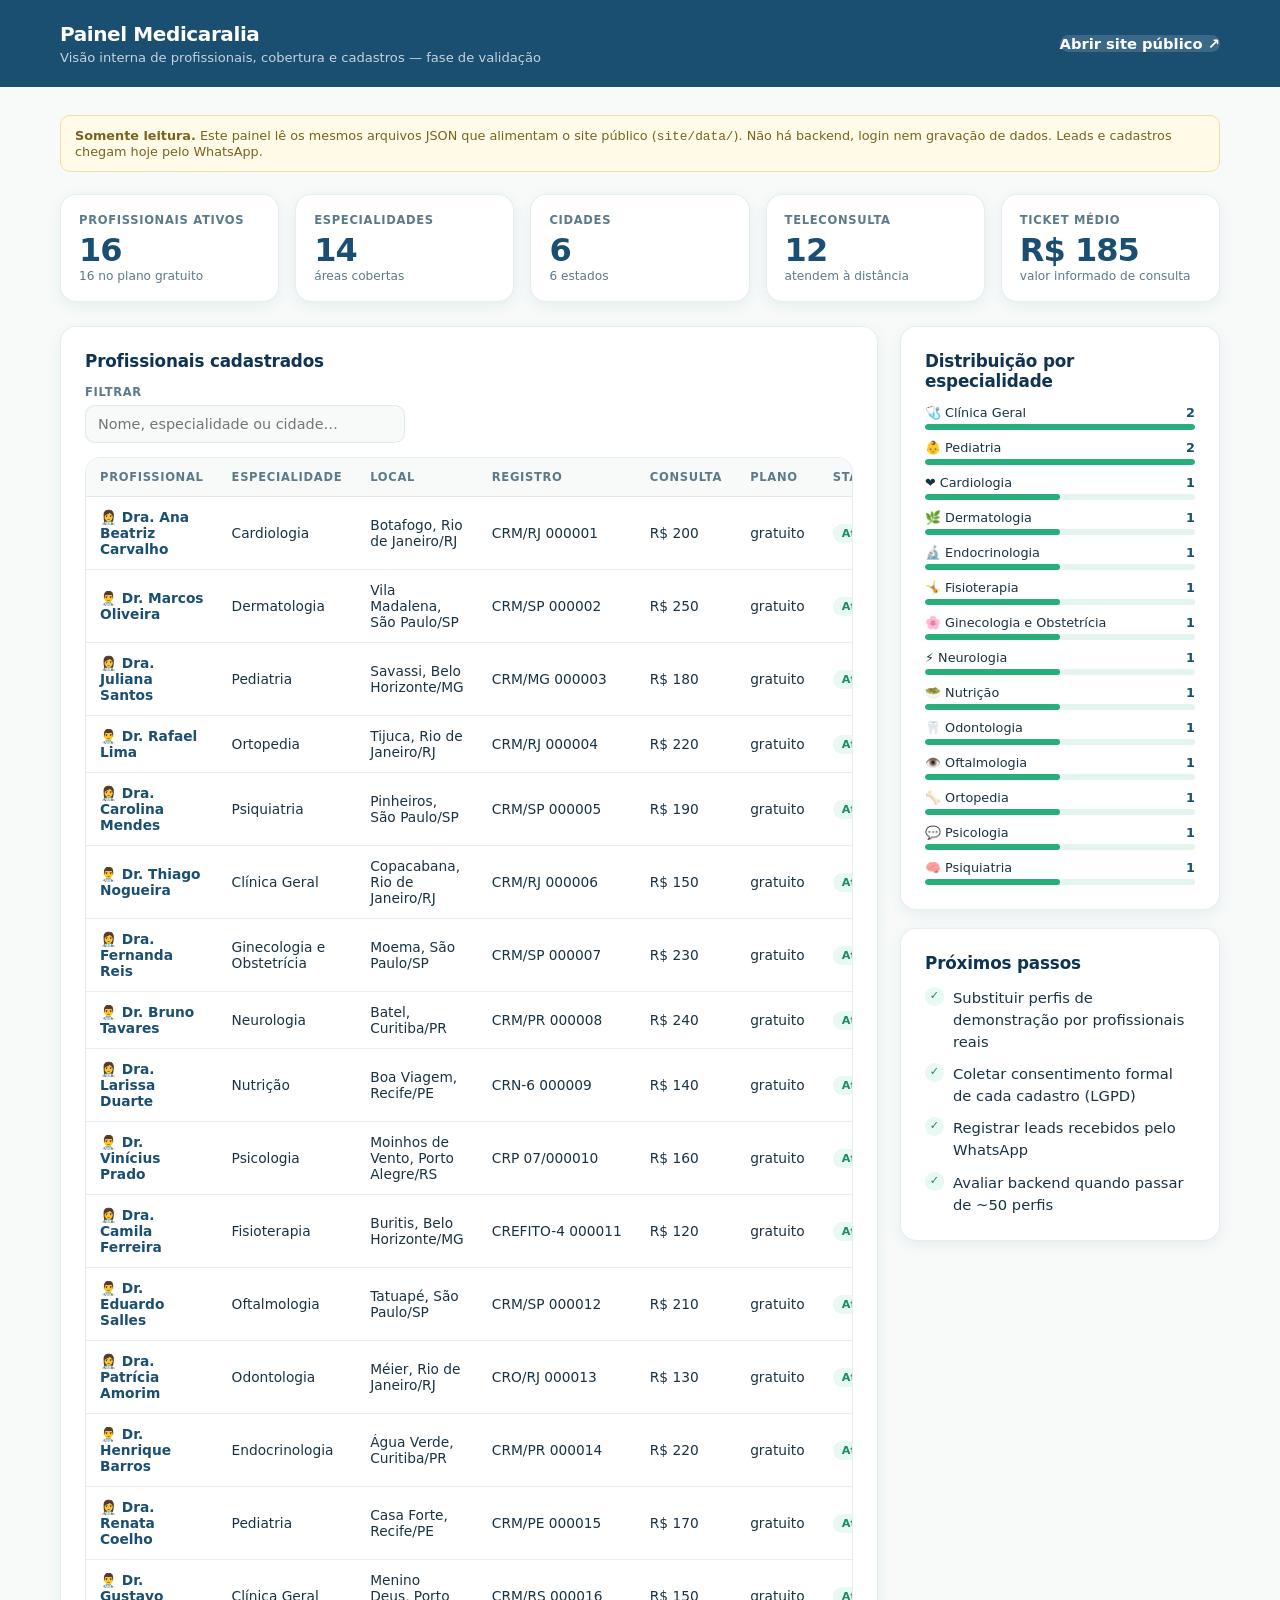
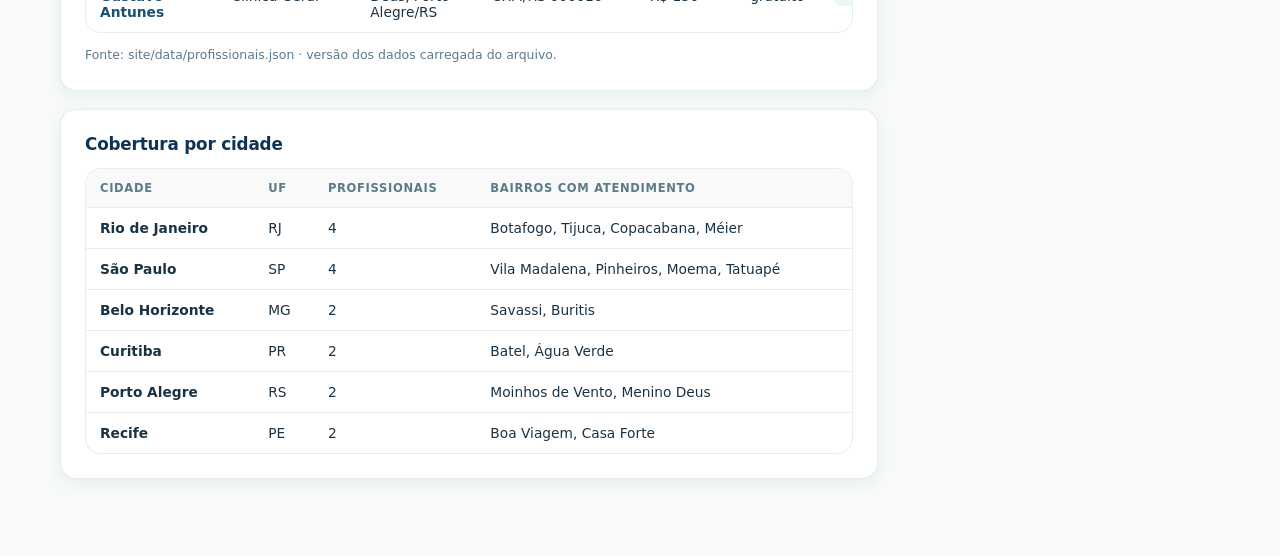
<file: painel/index.html>
<!DOCTYPE html>
<html lang="pt-BR">
<head>
  <meta charset="UTF-8" />
  <meta name="viewport" content="width=device-width, initial-scale=1" />
  <title>Painel Medicaralia — visão interna</title>
  <meta name="robots" content="noindex, nofollow" />
  <link rel="stylesheet" href="../site/assets/mk.css" />
  <style>
    .mk-panel-head { background: var(--mk-primary); color: #fff; padding: 22px 0; }
    .mk-panel-head .mk-wrap { display: flex; align-items: center; justify-content: space-between; gap: 16px; flex-wrap: wrap; }
    .mk-panel-head h1 { margin: 0; font-size: 1.25rem; letter-spacing: -0.02em; }
    .mk-panel-head p { margin: 4px 0 0; opacity: 0.75; font-size: 0.82rem; }
    .mk-panel-head .mk-btn { background: rgba(255,255,255,0.14); color: #fff; }
    .mk-panel-head .mk-btn:hover { background: rgba(255,255,255,0.24); }
    .mk-panel-main { padding: 28px 0 60px; }
    .mk-panel-grid { display: grid; grid-template-columns: minmax(0,1fr) 320px; gap: 22px; align-items: start; }
    @media (max-width: 940px) { .mk-panel-grid { grid-template-columns: 1fr; } }
  </style>
</head>
<body class="mk-panel-body">

<header class="mk-panel-head">
  <div class="mk-wrap">
    <div>
      <h1>Painel Medicaralia</h1>
      <p>Visão interna de profissionais, cobertura e cadastros — fase de validação</p>
    </div>
    <a class="mk-btn" id="link-site" href="../site/" target="_blank" rel="noopener">Abrir site público ↗</a>
  </div>
</header>

<main class="mk-panel-main">
  <div class="mk-wrap">

    <div class="mk-panel-note">
      <strong>Somente leitura.</strong> Este painel lê os mesmos arquivos JSON que alimentam o site público
      (<code>site/data/</code>). Não há backend, login nem gravação de dados. Leads e cadastros chegam hoje pelo WhatsApp.
    </div>

    <div class="mk-kpis" id="kpis">
      <div class="mk-kpi"><div class="mk-kpi-label">Profissionais ativos</div><div class="mk-kpi-value" id="k-prof">—</div><div class="mk-kpi-sub" id="k-prof-sub">carregando…</div></div>
      <div class="mk-kpi"><div class="mk-kpi-label">Especialidades</div><div class="mk-kpi-value" id="k-esp">—</div><div class="mk-kpi-sub">áreas cobertas</div></div>
      <div class="mk-kpi"><div class="mk-kpi-label">Cidades</div><div class="mk-kpi-value" id="k-cid">—</div><div class="mk-kpi-sub" id="k-cid-sub">—</div></div>
      <div class="mk-kpi"><div class="mk-kpi-label">Teleconsulta</div><div class="mk-kpi-value" id="k-online">—</div><div class="mk-kpi-sub">atendem à distância</div></div>
      <div class="mk-kpi"><div class="mk-kpi-label">Ticket médio</div><div class="mk-kpi-value" id="k-ticket">—</div><div class="mk-kpi-sub">valor informado de consulta</div></div>
    </div>

    <div class="mk-panel-grid">
      <div>
        <div class="mk-card">
          <h2>Profissionais cadastrados</h2>
          <div class="mk-filter-group" style="max-width:320px">
            <label for="p-busca">Filtrar</label>
            <input type="search" id="p-busca" placeholder="Nome, especialidade ou cidade…" />
          </div>
          <div class="mk-table-wrap">
            <table class="mk-table">
              <thead>
                <tr>
                  <th>Profissional</th>
                  <th>Especialidade</th>
                  <th>Local</th>
                  <th>Registro</th>
                  <th>Consulta</th>
                  <th>Plano</th>
                  <th>Status</th>
                </tr>
              </thead>
              <tbody id="tb-prof">
                <tr><td colspan="7" style="color:var(--mk-muted)">Carregando…</td></tr>
              </tbody>
            </table>
          </div>
          <p style="font-size:.78rem;color:var(--mk-muted);margin:12px 0 0" id="tb-info"></p>
        </div>

        <div class="mk-card">
          <h2>Cobertura por cidade</h2>
          <div class="mk-table-wrap">
            <table class="mk-table">
              <thead>
                <tr><th>Cidade</th><th>UF</th><th>Profissionais</th><th>Bairros com atendimento</th></tr>
              </thead>
              <tbody id="tb-cid"><tr><td colspan="4" style="color:var(--mk-muted)">Carregando…</td></tr></tbody>
            </table>
          </div>
        </div>
      </div>

      <aside>
        <div class="mk-card">
          <h2>Distribuição por especialidade</h2>
          <div id="dist-esp" style="display:grid;gap:10px"></div>
        </div>

        <div class="mk-card">
          <h2>Próximos passos</h2>
          <ul class="mk-list-check">
            <li>Substituir perfis de demonstração por profissionais reais</li>
            <li>Coletar consentimento formal de cada cadastro (LGPD)</li>
            <li>Registrar leads recebidos pelo WhatsApp</li>
            <li>Avaliar backend quando passar de ~50 perfis</li>
          </ul>
        </div>
      </aside>
    </div>

  </div>
</main>

<script src="../site/assets/mk.js"></script>
<script>
(function () {
  'use strict';

  // O painel vive fora de /site (não é publicado no GitHub Pages).
  // Serve-o a partir da raiz do repositório: python3 -m http.server 8080
  MK.config.dataBase = '../site/data/';

  // Links para o site: relativos em uso local, absolutos se o painel for hospedado.
  var SITE = (location.hostname === 'localhost' || location.hostname === '127.0.0.1' || location.protocol === 'file:')
    ? '../site'
    : 'https://medicaralia.com.br';

  var todos = [];

  document.getElementById('link-site').href = SITE + '/';

  function badge(ativo) {
    return ativo
      ? '<span class="mk-badge mk-badge--ok">Ativo</span>'
      : '<span class="mk-badge mk-badge--off">Inativo</span>';
  }

  function linhas(lista) {
    if (!lista.length) {
      return '<tr><td colspan="7" style="color:var(--mk-muted)">Nenhum profissional com esse filtro.</td></tr>';
    }
    return lista.map(function (p) {
      return '<tr>' +
        '<td><a href="' + SITE + '/profissional/?p=' + encodeURIComponent(p.slug) + '" target="_blank" rel="noopener" style="color:var(--mk-primary);font-weight:600;text-decoration:none">' +
          MK.esc(p.avatar || '') + ' ' + MK.esc(p.nome) + '</a></td>' +
        '<td>' + MK.esc(p.especialidade) + '</td>' +
        '<td>' + MK.esc(p.bairro) + ', ' + MK.esc(p.cidade) + '/' + MK.esc(p.estado) + '</td>' +
        '<td style="white-space:nowrap">' + MK.esc(p.registro || '—') + '</td>' +
        '<td style="white-space:nowrap">' + MK.esc(MK.formatarPreco(p.preco_consulta)) + '</td>' +
        '<td>' + MK.esc(p.plano || '—') + '</td>' +
        '<td>' + badge(p.ativo !== false) + '</td>' +
      '</tr>';
    }).join('');
  }

  MK.carregarBase().then(function (base) {
    todos = base.profissionais;

    var online = todos.filter(function (p) { return p.atende_online; }).length;
    var precos = todos.map(function (p) { return p.preco_consulta; }).filter(function (v) { return typeof v === 'number'; });
    var media = precos.length ? Math.round(precos.reduce(function (a, b) { return a + b; }, 0) / precos.length) : null;

    document.getElementById('k-prof').textContent = todos.length;
    document.getElementById('k-prof-sub').textContent = todos.filter(function (p) { return p.plano === 'gratuito'; }).length + ' no plano gratuito';
    document.getElementById('k-esp').textContent = base.especialidades.length;
    document.getElementById('k-cid').textContent = base.cidades.length;
    document.getElementById('k-online').textContent = online;
    document.getElementById('k-ticket').textContent = media ? MK.formatarPreco(media) : '—';

    var ufs = {};
    base.cidades.forEach(function (c) { ufs[c.estado] = true; });
    document.getElementById('k-cid-sub').textContent = Object.keys(ufs).length + ' estados';

    document.getElementById('tb-prof').innerHTML = linhas(todos);
    document.getElementById('tb-info').textContent = 'Fonte: site/data/profissionais.json · versão dos dados carregada do arquivo.';

    document.getElementById('tb-cid').innerHTML = base.cidades.map(function (c) {
      var bairros = {};
      todos.forEach(function (p) { if (p.cidade_slug === c.slug) bairros[p.bairro] = true; });
      var lista = Object.keys(bairros);
      return '<tr>' +
        '<td style="font-weight:600">' + MK.esc(c.nome) + '</td>' +
        '<td>' + MK.esc(c.estado) + '</td>' +
        '<td>' + (c.total || 0) + '</td>' +
        '<td>' + (lista.length ? MK.esc(lista.join(', ')) : '<span style="color:var(--mk-muted)">nenhum ainda</span>') + '</td>' +
      '</tr>';
    }).join('');

    var maxTotal = Math.max.apply(null, base.especialidades.map(function (e) { return e.total || 0; }).concat([1]));
    document.getElementById('dist-esp').innerHTML = base.especialidades.map(function (e) {
      var pct = Math.round(((e.total || 0) / maxTotal) * 100);
      return '<div>' +
        '<div style="display:flex;justify-content:space-between;font-size:.8rem;margin-bottom:4px">' +
          '<span>' + MK.esc(e.icone) + ' ' + MK.esc(e.nome) + '</span>' +
          '<strong style="color:var(--mk-primary)">' + (e.total || 0) + '</strong>' +
        '</div>' +
        '<div style="height:6px;background:var(--mk-bg-strong);border-radius:999px;overflow:hidden">' +
          '<div style="height:100%;width:' + pct + '%;background:var(--mk-accent);border-radius:999px"></div>' +
        '</div>' +
      '</div>';
    }).join('');
  });

  document.getElementById('p-busca').addEventListener('input', function (e) {
    var termo = MK.slugify(e.target.value);
    var filtrados = !termo ? todos : todos.filter(function (p) {
      return MK.slugify([p.nome, p.especialidade, p.cidade, p.bairro, p.registro].join(' ')).indexOf(termo) !== -1;
    });
    document.getElementById('tb-prof').innerHTML = linhas(filtrados);
  });
})();
</script>

</body>
</html>
</file>
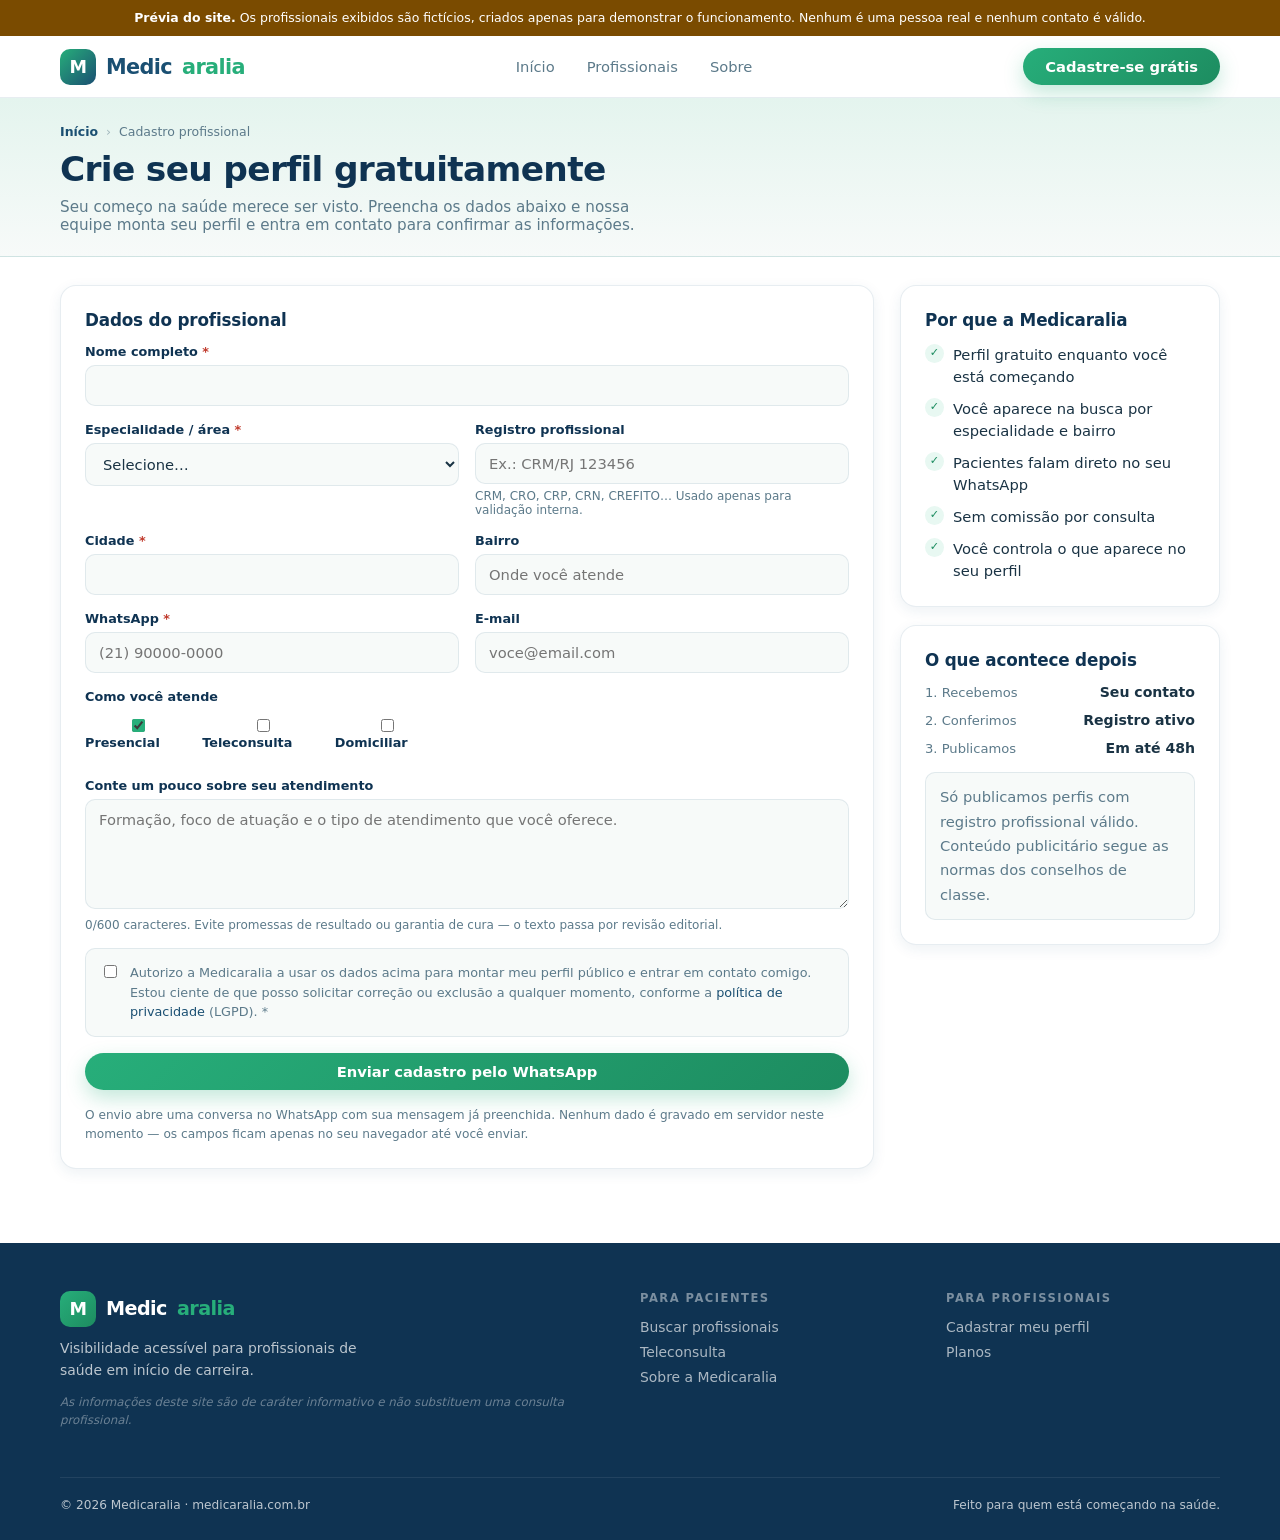
<file: site/cadastro/index.html>
<!DOCTYPE html>
<html lang="pt-BR">
<head>
  <meta charset="UTF-8" />
  <meta name="viewport" content="width=device-width, initial-scale=1" />
  <title>Cadastre seu perfil gratuitamente | Medicaralia</title>
  <meta name="description" content="Profissional de saúde em início de carreira? Crie seu perfil na Medicaralia de graça e seja encontrado por pacientes da sua região." />
  <link rel="canonical" href="https://medicaralia.com.br/cadastro/" />
  <link rel="stylesheet" href="../assets/mk.css" />
  <link rel="manifest" href="../site.webmanifest" />
  <meta name="theme-color" content="#1a4f72" />
</head>
<body>

<div class="mk-demo-bar" role="status">
  <div class="mk-wrap">
    <strong>Prévia do site.</strong> Os profissionais exibidos são fictícios, criados apenas para demonstrar o funcionamento. Nenhum é uma pessoa real e nenhum contato é válido.
  </div>
</div>

<header class="mk-header">
  <div class="mk-wrap">
    <div class="mk-header-inner">
      <a href="../" class="mk-logo" aria-label="Medicaralia — Página inicial">
        <div class="mk-logo-icon" aria-hidden="true">M</div>
        Medic<span class="mk-logo-accent">aralia</span>
      </a>
      <nav class="mk-nav" aria-label="Navegação principal">
        <a href="../" class="mk-nav-link">Início</a>
        <a href="../profissionais/" class="mk-nav-link">Profissionais</a>
        <a href="../sobre/" class="mk-nav-link">Sobre</a>
      </nav>
      <a href="../cadastro/" class="mk-btn mk-btn-primary" aria-current="page">Cadastre-se grátis</a>
    </div>
  </div>
</header>

<div class="mk-pagebar">
  <div class="mk-wrap">
    <nav class="mk-crumb" aria-label="Você está em">
      <a href="../">Início</a>
      <span aria-hidden="true">›</span>
      <span>Cadastro profissional</span>
    </nav>
    <h1>Crie seu perfil gratuitamente</h1>
    <p>Seu começo na saúde merece ser visto. Preencha os dados abaixo e nossa equipe monta seu perfil e entra em contato para confirmar as informações.</p>
  </div>
</div>

<main class="mk-wrap">
  <div class="mk-profile" style="grid-template-columns: minmax(0,1fr) 320px">

    <div>
      <div class="mk-card" id="bloco-form">
        <h2>Dados do profissional</h2>

        <form class="mk-form" id="form-cadastro" novalidate>

          <div class="mk-field">
            <label for="c-nome">Nome completo <span class="mk-req" aria-hidden="true">*</span></label>
            <input type="text" id="c-nome" name="nome" autocomplete="name" required />
            <div class="mk-field-error">Informe seu nome completo.</div>
          </div>

          <div class="mk-form-row">
            <div class="mk-field">
              <label for="c-esp">Especialidade / área <span class="mk-req" aria-hidden="true">*</span></label>
              <select id="c-esp" name="especialidade" required>
                <option value="">Selecione…</option>
                <option value="outra">Outra (descrever abaixo)</option>
              </select>
              <div class="mk-field-error">Selecione sua área de atuação.</div>
            </div>

            <div class="mk-field">
              <label for="c-registro">Registro profissional</label>
              <input type="text" id="c-registro" name="registro" placeholder="Ex.: CRM/RJ 123456" />
              <div class="mk-field-hint">CRM, CRO, CRP, CRN, CREFITO… Usado apenas para validação interna.</div>
            </div>
          </div>

          <div class="mk-form-row">
            <div class="mk-field">
              <label for="c-cidade">Cidade <span class="mk-req" aria-hidden="true">*</span></label>
              <input type="text" id="c-cidade" name="cidade" list="lista-cidades" required />
              <datalist id="lista-cidades"></datalist>
              <div class="mk-field-error">Informe a cidade onde você atende.</div>
            </div>

            <div class="mk-field">
              <label for="c-bairro">Bairro</label>
              <input type="text" id="c-bairro" name="bairro" placeholder="Onde você atende" />
            </div>
          </div>

          <div class="mk-form-row">
            <div class="mk-field">
              <label for="c-whats">WhatsApp <span class="mk-req" aria-hidden="true">*</span></label>
              <input type="tel" id="c-whats" name="whatsapp" placeholder="(21) 90000-0000" inputmode="tel" autocomplete="tel" required />
              <div class="mk-field-error">Informe um WhatsApp válido com DDD.</div>
            </div>

            <div class="mk-field">
              <label for="c-email">E-mail</label>
              <input type="email" id="c-email" name="email" autocomplete="email" placeholder="voce@email.com" />
              <div class="mk-field-error">Confira o formato do e-mail.</div>
            </div>
          </div>

          <div class="mk-field">
            <label id="lbl-modal2">Como você atende</label>
            <div role="group" aria-labelledby="lbl-modal2" style="display:flex;gap:18px;flex-wrap:wrap;margin-top:4px">
              <label class="mk-filter-check"><input type="checkbox" name="modalidade" value="Presencial" checked /> Presencial</label>
              <label class="mk-filter-check"><input type="checkbox" name="modalidade" value="Teleconsulta" /> Teleconsulta</label>
              <label class="mk-filter-check"><input type="checkbox" name="modalidade" value="Domiciliar" /> Domiciliar</label>
            </div>
          </div>

          <div class="mk-field">
            <label for="c-sobre">Conte um pouco sobre seu atendimento</label>
            <textarea id="c-sobre" name="sobre" maxlength="600" placeholder="Formação, foco de atuação e o tipo de atendimento que você oferece."></textarea>
            <div class="mk-field-hint"><span id="c-contador">0</span>/600 caracteres. Evite promessas de resultado ou garantia de cura — o texto passa por revisão editorial.</div>
          </div>

          <div class="mk-consent">
            <input type="checkbox" id="c-consent" required />
            <label for="c-consent" style="margin:0;font-weight:400">
              Autorizo a Medicaralia a usar os dados acima para montar meu perfil público e entrar em contato comigo.
              Estou ciente de que posso solicitar correção ou exclusão a qualquer momento, conforme a
              <a href="../sobre/#privacidade">política de privacidade</a> (LGPD). <span class="mk-req" aria-hidden="true">*</span>
            </label>
          </div>
          <div class="mk-field-error" id="erro-consent" style="margin-top:-8px">É necessário autorizar o uso dos dados para continuar.</div>

          <button type="submit" class="mk-btn mk-btn-primary" style="justify-content:center">Enviar cadastro pelo WhatsApp</button>

          <p style="font-size:.76rem;color:var(--mk-muted);margin:0;line-height:1.55">
            O envio abre uma conversa no WhatsApp com sua mensagem já preenchida. Nenhum dado é gravado em servidor neste momento —
            os campos ficam apenas no seu navegador até você enviar.
          </p>
        </form>
      </div>

      <div class="mk-card mk-form-ok" id="bloco-ok">
        <div style="font-size:2.6rem" aria-hidden="true">✅</div>
        <h2>Cadastro montado!</h2>
        <p>Abrimos o WhatsApp com seus dados prontos. É só enviar a mensagem que nossa equipe responde e publica seu perfil.</p>
        <a class="mk-btn mk-btn-wa" id="ok-link" href="#" target="_blank" rel="noopener">Não abriu? Clique aqui</a>
        <p style="margin-top:16px"><button type="button" class="mk-filter-reset" id="ok-voltar" style="max-width:220px;margin:0 auto">Corrigir dados</button></p>
      </div>
    </div>

    <aside class="mk-aside-sticky">
      <div class="mk-card">
        <h2>Por que a Medicaralia</h2>
        <ul class="mk-list-check">
          <li>Perfil gratuito enquanto você está começando</li>
          <li>Você aparece na busca por especialidade e bairro</li>
          <li>Pacientes falam direto no seu WhatsApp</li>
          <li>Sem comissão por consulta</li>
          <li>Você controla o que aparece no seu perfil</li>
        </ul>
      </div>
      <div class="mk-card">
        <h2>O que acontece depois</h2>
        <dl class="mk-def">
          <div><dt>1. Recebemos</dt><dd>Seu contato</dd></div>
          <div><dt>2. Conferimos</dt><dd>Registro ativo</dd></div>
          <div><dt>3. Publicamos</dt><dd>Em até 48h</dd></div>
        </dl>
        <p class="mk-aviso" style="margin-top:16px">Só publicamos perfis com registro profissional válido. Conteúdo publicitário segue as normas dos conselhos de classe.</p>
      </div>
    </aside>

  </div>
</main>

<footer class="mk-footer" aria-label="Rodapé Medicaralia">
  <div class="mk-wrap">
    <div class="mk-footer-grid">
      <div>
        <div class="mk-footer-logo">
          <div class="mk-logo-icon" aria-hidden="true">M</div>
          Medic<span class="mk-logo-accent">aralia</span>
        </div>
        <p class="mk-footer-desc">Visibilidade acessível para profissionais de saúde em início de carreira.</p>
        <p class="mk-footer-aviso">As informações deste site são de caráter informativo e não substituem uma consulta profissional.</p>
      </div>
      <div class="mk-footer-col">
        <h4>Para pacientes</h4>
        <div class="mk-footer-links">
          <a href="../profissionais/">Buscar profissionais</a>
          <a href="../profissionais/?online=1">Teleconsulta</a>
          <a href="../sobre/">Sobre a Medicaralia</a>
        </div>
      </div>
      <div class="mk-footer-col">
        <h4>Para profissionais</h4>
        <div class="mk-footer-links">
          <a href="../cadastro/">Cadastrar meu perfil</a>
          <a href="../sobre/#planos">Planos</a>
        </div>
      </div>
    </div>
    <div class="mk-footer-bottom">
      <span>&copy; <span data-mk-ano>2026</span> Medicaralia · medicaralia.com.br</span>
      <span>Feito para quem está começando na saúde.</span>
    </div>
  </div>
</footer>

<script src="../assets/mk.js"></script>
<script>
(function () {
  'use strict';

  var form = document.getElementById('form-cadastro');
  var blocoForm = document.getElementById('bloco-form');
  var blocoOk = document.getElementById('bloco-ok');
  var consent = document.getElementById('c-consent');
  var erroConsent = document.getElementById('erro-consent');
  var sobre = document.getElementById('c-sobre');
  var contador = document.getElementById('c-contador');

  erroConsent.style.display = 'none';

  /* Preenche especialidades e cidades a partir dos dados do site */
  MK.carregarBase().then(function (base) {
    var sel = document.getElementById('c-esp');
    var outra = sel.querySelector('option[value="outra"]');
    base.especialidades.forEach(function (e) {
      var o = document.createElement('option');
      o.value = e.nome;
      o.textContent = e.nome;
      sel.insertBefore(o, outra);
    });
    var dl = document.getElementById('lista-cidades');
    base.cidades.forEach(function (c) {
      var o = document.createElement('option');
      o.value = c.nome + '/' + c.estado;
      dl.appendChild(o);
    });
  });

  /* Contador do textarea */
  sobre.addEventListener('input', function () { contador.textContent = sobre.value.length; });

  /* Máscara simples de telefone */
  var whats = document.getElementById('c-whats');
  whats.addEventListener('input', function () {
    var d = whats.value.replace(/\D/g, '').slice(0, 11);
    var out = d;
    if (d.length > 2) out = '(' + d.slice(0, 2) + ') ' + d.slice(2);
    if (d.length > 7) out = '(' + d.slice(0, 2) + ') ' + d.slice(2, d.length - 4) + '-' + d.slice(d.length - 4);
    whats.value = out;
  });

  function marcarErro(input, temErro) {
    var campo = input.closest('.mk-field');
    if (campo) campo.classList.toggle('has-error', !!temErro);
    return !temErro;
  }

  function validar() {
    var ok = true;

    var nome = document.getElementById('c-nome');
    ok = marcarErro(nome, nome.value.trim().split(/\s+/).length < 2) && ok;

    var esp = document.getElementById('c-esp');
    ok = marcarErro(esp, !esp.value) && ok;

    var cidade = document.getElementById('c-cidade');
    ok = marcarErro(cidade, cidade.value.trim().length < 2) && ok;

    var digitos = whats.value.replace(/\D/g, '');
    ok = marcarErro(whats, digitos.length < 10 || digitos.length > 11) && ok;

    var email = document.getElementById('c-email');
    ok = marcarErro(email, email.value.trim() !== '' && !/^[^\s@]+@[^\s@]+\.[^\s@]{2,}$/.test(email.value.trim())) && ok;

    erroConsent.style.display = consent.checked ? 'none' : 'block';
    if (!consent.checked) ok = false;

    return ok;
  }

  function montarMensagem() {
    var modalidades = Array.prototype.slice
      .call(form.querySelectorAll('input[name="modalidade"]:checked'))
      .map(function (i) { return i.value; });

    var linhas = [
      'Olá, Medicaralia! Quero cadastrar meu perfil profissional.',
      '',
      'Nome: ' + document.getElementById('c-nome').value.trim(),
      'Área: ' + document.getElementById('c-esp').value,
      'Registro: ' + (document.getElementById('c-registro').value.trim() || 'a informar'),
      'Cidade: ' + document.getElementById('c-cidade').value.trim(),
      'Bairro: ' + (document.getElementById('c-bairro').value.trim() || 'a informar'),
      'WhatsApp: ' + whats.value.trim(),
      'E-mail: ' + (document.getElementById('c-email').value.trim() || 'não informado'),
      'Atendimento: ' + (modalidades.length ? modalidades.join(', ') : 'a definir')
    ];

    if (sobre.value.trim()) {
      linhas.push('', 'Sobre meu atendimento:', sobre.value.trim());
    }
    linhas.push('', 'Autorizo o uso dos dados para montagem do perfil.');
    return linhas.join('\n');
  }

  form.addEventListener('submit', function (e) {
    e.preventDefault();
    if (!validar()) {
      var primeiro = form.querySelector('.has-error input, .has-error select');
      if (primeiro) primeiro.focus();
      else if (!consent.checked) consent.focus();
      return;
    }

    var url = MK.whatsappURL(MK.config.whatsappPlataforma, montarMensagem());
    document.getElementById('ok-link').href = url;

    blocoForm.style.display = 'none';
    blocoOk.classList.add('is-visible');
    window.scrollTo({ top: 0, behavior: 'smooth' });
    window.open(url, '_blank', 'noopener');
  });

  document.getElementById('ok-voltar').addEventListener('click', function () {
    blocoOk.classList.remove('is-visible');
    blocoForm.style.display = '';
  });

  /* Limpa erro ao corrigir */
  form.addEventListener('input', function (e) {
    var campo = e.target.closest('.mk-field');
    if (campo) campo.classList.remove('has-error');
    if (e.target === consent && consent.checked) erroConsent.style.display = 'none';
  });
})();
</script>

</body>
</html>
</file>
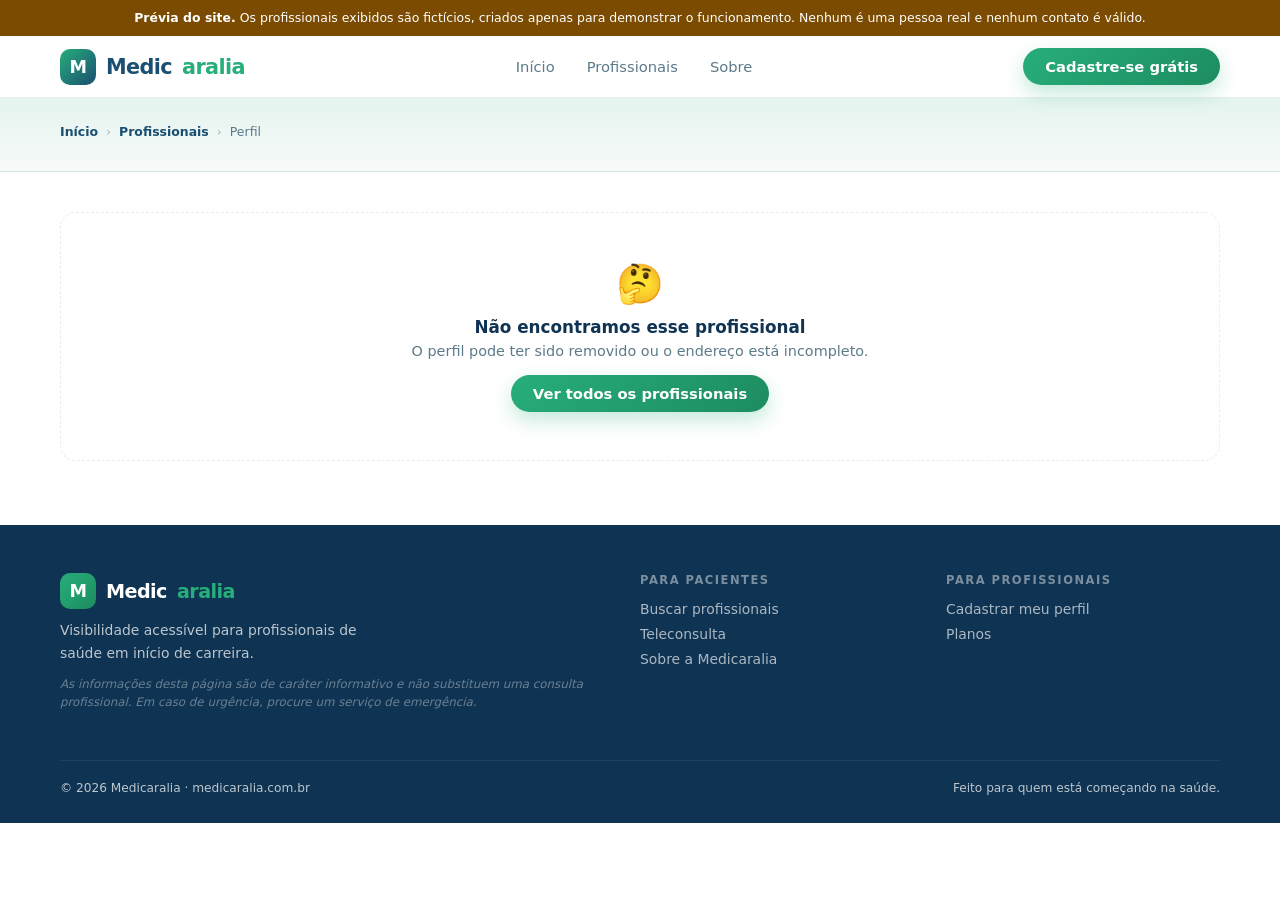
<file: site/profissional/index.html>
<!DOCTYPE html>
<html lang="pt-BR">
<head>
  <meta charset="UTF-8" />
  <meta name="viewport" content="width=device-width, initial-scale=1" />
  <title>Perfil do profissional | Medicaralia</title>
  <meta name="description" content="Perfil de profissional de saúde na Medicaralia: especialidade, formação, serviços, local de atendimento e contato direto por WhatsApp." />
  <meta name="robots" content="noindex, follow" />
  <link rel="stylesheet" href="../assets/mk.css" />
  <link rel="manifest" href="../site.webmanifest" />
  <meta name="theme-color" content="#1a4f72" />
</head>
<body>

<div class="mk-demo-bar" role="status">
  <div class="mk-wrap">
    <strong>Prévia do site.</strong> Os profissionais exibidos são fictícios, criados apenas para demonstrar o funcionamento. Nenhum é uma pessoa real e nenhum contato é válido.
  </div>
</div>

<header class="mk-header">
  <div class="mk-wrap">
    <div class="mk-header-inner">
      <a href="../" class="mk-logo" aria-label="Medicaralia — Página inicial">
        <div class="mk-logo-icon" aria-hidden="true">M</div>
        Medic<span class="mk-logo-accent">aralia</span>
      </a>
      <nav class="mk-nav" aria-label="Navegação principal">
        <a href="../" class="mk-nav-link">Início</a>
        <a href="../profissionais/" class="mk-nav-link">Profissionais</a>
        <a href="../sobre/" class="mk-nav-link">Sobre</a>
      </nav>
      <a href="../cadastro/" class="mk-btn mk-btn-primary">Cadastre-se grátis</a>
    </div>
  </div>
</header>

<div class="mk-pagebar">
  <div class="mk-wrap">
    <nav class="mk-crumb" aria-label="Você está em">
      <a href="../">Início</a>
      <span aria-hidden="true">›</span>
      <a href="../profissionais/">Profissionais</a>
      <span aria-hidden="true">›</span>
      <span id="crumb-nome">Perfil</span>
    </nav>
  </div>
</div>

<main class="mk-wrap">
  <div id="perfil-conteudo">
    <div class="mk-profile">
      <div><div class="mk-skeleton" style="height:220px"></div></div>
      <div><div class="mk-skeleton" style="height:300px"></div></div>
    </div>
  </div>
</main>

<footer class="mk-footer" aria-label="Rodapé Medicaralia">
  <div class="mk-wrap">
    <div class="mk-footer-grid">
      <div>
        <div class="mk-footer-logo">
          <div class="mk-logo-icon" aria-hidden="true">M</div>
          Medic<span class="mk-logo-accent">aralia</span>
        </div>
        <p class="mk-footer-desc">Visibilidade acessível para profissionais de saúde em início de carreira.</p>
        <p class="mk-footer-aviso">As informações desta página são de caráter informativo e não substituem uma consulta profissional. Em caso de urgência, procure um serviço de emergência.</p>
      </div>
      <div class="mk-footer-col">
        <h4>Para pacientes</h4>
        <div class="mk-footer-links">
          <a href="../profissionais/">Buscar profissionais</a>
          <a href="../profissionais/?online=1">Teleconsulta</a>
          <a href="../sobre/">Sobre a Medicaralia</a>
        </div>
      </div>
      <div class="mk-footer-col">
        <h4>Para profissionais</h4>
        <div class="mk-footer-links">
          <a href="../cadastro/">Cadastrar meu perfil</a>
          <a href="../sobre/#planos">Planos</a>
        </div>
      </div>
    </div>
    <div class="mk-footer-bottom">
      <span>&copy; <span data-mk-ano>2026</span> Medicaralia · medicaralia.com.br</span>
      <span>Feito para quem está começando na saúde.</span>
    </div>
  </div>
</footer>

<script src="../assets/mk.js"></script>
<script>
(function () {
  'use strict';

  var alvo = document.getElementById('perfil-conteudo');
  var slug = MK.qs('p');

  function naoEncontrado() {
    document.title = 'Profissional não encontrado — Medicaralia';
    alvo.innerHTML =
      '<div class="mk-empty" style="margin:40px 0 64px">' +
        '<div class="mk-empty-icon" aria-hidden="true">🤔</div>' +
        '<h3>Não encontramos esse profissional</h3>' +
        '<p>O perfil pode ter sido removido ou o endereço está incompleto.</p>' +
        '<a class="mk-btn mk-btn-primary" href="../profissionais/">Ver todos os profissionais</a>' +
      '</div>';
  }

  function relacionados(p, todos) {
    return todos.filter(function (o) {
      return o.slug !== p.slug &&
        (o.especialidade_slug === p.especialidade_slug || o.cidade_slug === p.cidade_slug);
    }).slice(0, 3);
  }

  function render(p, todos) {
    document.title = p.nome + ' — ' + p.especialidade + ' em ' + p.cidade + ' | Medicaralia';
    var metaDesc = document.querySelector('meta[name="description"]');
    if (metaDesc) {
      metaDesc.setAttribute('content',
        p.nome + ' — ' + p.especialidade + ' em ' + p.bairro + ', ' + p.cidade + '/' + p.estado + '. ' + p.descricao);
    }
    document.getElementById('crumb-nome').textContent = p.nome;

    var wa = MK.whatsappURL(p.whatsapp, MK.mensagemProfissional(p));
    var listaRel = relacionados(p, todos);

    alvo.innerHTML = '' +
    '<div class="mk-profile">' +

      '<div>' +
        '<div class="mk-card">' +
          '<div class="mk-profile-head">' +
            '<div class="mk-profile-avatar" aria-hidden="true">' + MK.esc(p.avatar || '🩺') + '</div>' +
            '<div>' +
              '<h1 class="mk-profile-name">' + MK.esc(p.nome) + '</h1>' +
              '<p class="mk-profile-esp">' + MK.esc(p.especialidade) + '</p>' +
              '<div class="mk-profile-meta">' +
                '<span>📍 ' + MK.esc(p.bairro) + ', ' + MK.esc(p.cidade) + '/' + MK.esc(p.estado) + '</span>' +
                (p.registro ? '<span>🪪 ' + MK.esc(p.registro) + '</span>' : '') +
                (p.horarios ? '<span>🕐 ' + MK.esc(p.horarios) + '</span>' : '') +
              '</div>' +
              '<div class="mk-prof-tags" style="margin-top:12px">' +
                (p.atende_online ? '<span class="mk-tag mk-tag--green">Teleconsulta</span>' : '') +
                (p.aceita_convenio ? '<span class="mk-tag">Aceita convênio</span>' : '') +
                (p.ano_formacao ? '<span class="mk-tag">Desde ' + MK.esc(p.ano_formacao) + '</span>' : '') +
              '</div>' +
            '</div>' +
          '</div>' +
        '</div>' +

        '<div class="mk-card">' +
          '<h2>Sobre o atendimento</h2>' +
          '<p>' + MK.esc(p.descricao) + '</p>' +
          (p.formacao ? '<p><strong style="color:var(--mk-text)">Formação:</strong> ' + MK.esc(p.formacao) + '</p>' : '') +
        '</div>' +

        '<div class="mk-card">' +
          '<h2>Serviços oferecidos</h2>' +
          '<ul class="mk-list-check">' +
            (p.servicos || []).map(function (s) { return '<li>' + MK.esc(s) + '</li>'; }).join('') +
          '</ul>' +
          '<p style="margin-top:16px;font-size:.8rem">Os valores e serviços são informados pelo próprio profissional e podem variar conforme o caso. Confirme no contato direto.</p>' +
        '</div>' +

        '<div class="mk-card">' +
          '<h2>Local de atendimento</h2>' +
          '<p>' + MK.esc(p.bairro) + ', ' + MK.esc(p.cidade) + '/' + MK.esc(p.estado) + ' — o endereço completo é combinado diretamente com o profissional.</p>' +
          '<div class="mk-profile-map" id="perfil-mapa">Carregando mapa…</div>' +
        '</div>' +

        (listaRel.length ?
        '<div class="mk-card">' +
          '<h2>Profissionais relacionados</h2>' +
          '<div class="mk-dir-list">' +
            listaRel.map(function (o) {
              return '<article class="mk-result" style="box-shadow:none">' +
                '<div class="mk-result-avatar" aria-hidden="true">' + MK.esc(o.avatar || '🩺') + '</div>' +
                '<div class="mk-result-body">' +
                  '<h3 class="mk-result-name"><a href="../profissional/?p=' + encodeURIComponent(o.slug) + '">' + MK.esc(o.nome) + '</a></h3>' +
                  '<p class="mk-result-esp">' + MK.esc(o.especialidade) + '</p>' +
                  '<p class="mk-result-local">📍 ' + MK.esc(o.bairro) + ', ' + MK.esc(o.cidade) + '/' + MK.esc(o.estado) + '</p>' +
                '</div>' +
                '<div class="mk-result-side">' +
                  '<a class="mk-btn mk-btn-ghost" href="../profissional/?p=' + encodeURIComponent(o.slug) + '">Ver perfil</a>' +
                '</div>' +
              '</article>';
            }).join('') +
          '</div>' +
        '</div>' : '') +
      '</div>' +

      '<aside class="mk-aside-sticky">' +
        '<div class="mk-card">' +
          '<h2>Falar com ' + MK.esc((p.nome || '').split(' ').slice(0, 2).join(' ')) + '</h2>' +
          '<dl class="mk-def" style="margin-bottom:18px">' +
            '<div><dt>Consulta a partir de</dt><dd>' + MK.esc(MK.formatarPreco(p.preco_consulta)) + '</dd></div>' +
            (p.atendimento ? '<div><dt>Modalidades</dt><dd>' + MK.esc(p.atendimento.join(', ')) + '</dd></div>' : '') +
            (p.idiomas ? '<div><dt>Idiomas</dt><dd>' + MK.esc(p.idiomas.join(', ')) + '</dd></div>' : '') +
            (p.horarios ? '<div><dt>Horários</dt><dd>' + MK.esc(p.horarios) + '</dd></div>' : '') +
          '</dl>' +
          '<div class="mk-aside-cta">' +
            '<a class="mk-btn mk-btn-wa" href="' + wa + '" target="_blank" rel="noopener">Agendar pelo WhatsApp</a>' +
            '<a class="mk-btn mk-btn-ghost" href="../profissionais/?especialidade=' + encodeURIComponent(p.especialidade_slug) + '">Ver outros de ' + MK.esc(p.especialidade) + '</a>' +
          '</div>' +
          '<p class="mk-aviso" style="margin-top:16px">A Medicaralia conecta você ao profissional. O agendamento, o valor e a conduta clínica são de responsabilidade dele. Esta página não substitui uma consulta.</p>' +
        '</div>' +
      '</aside>' +

    '</div>';

    // dados estruturados
    var ld = document.createElement('script');
    ld.type = 'application/ld+json';
    ld.textContent = JSON.stringify({
      '@context': 'https://schema.org',
      '@type': 'Physician',
      name: p.nome,
      medicalSpecialty: p.especialidade,
      description: p.descricao,
      address: { '@type': 'PostalAddress', addressLocality: p.cidade, addressRegion: p.estado, addressCountry: 'BR' },
      areaServed: p.cidade
    });
    document.head.appendChild(ld);

    // mapa do local
    var node = document.getElementById('perfil-mapa');
    if (node && p.lat && p.lng) {
      MK.carregarLeaflet().then(function () {
        node.textContent = '';
        MK.montarMapa(node, [p], { padding: [30, 30] });
      }).catch(function () { node.textContent = 'Não foi possível carregar o mapa agora.'; });
    } else if (node) {
      node.textContent = 'Localização não informada.';
    }
  }

  if (!slug) { naoEncontrado(); return; }

  MK.carregarBase().then(function (base) {
    var p = base.profissionais.filter(function (x) { return x.slug === slug || x.id === slug; })[0];
    if (!p) { naoEncontrado(); return; }
    render(p, base.profissionais);
  });
})();
</script>

</body>
</html>
</file>
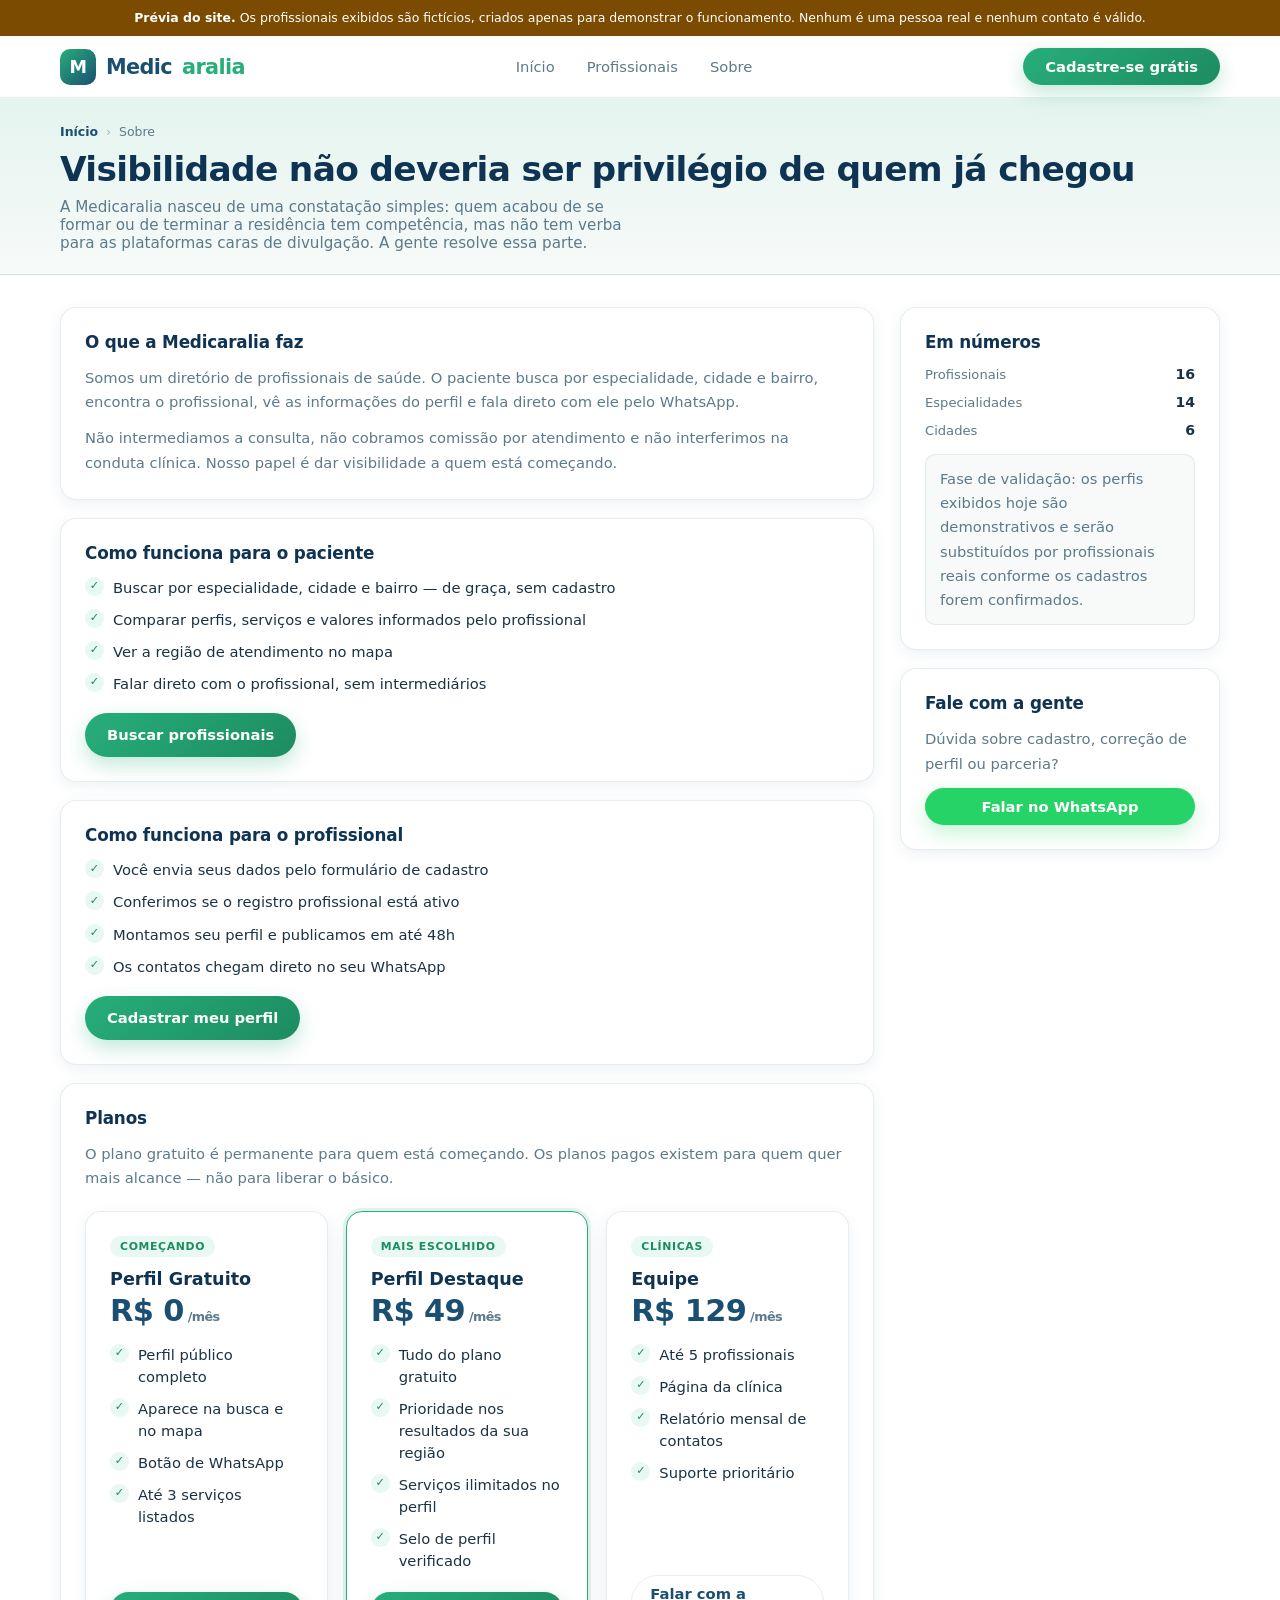
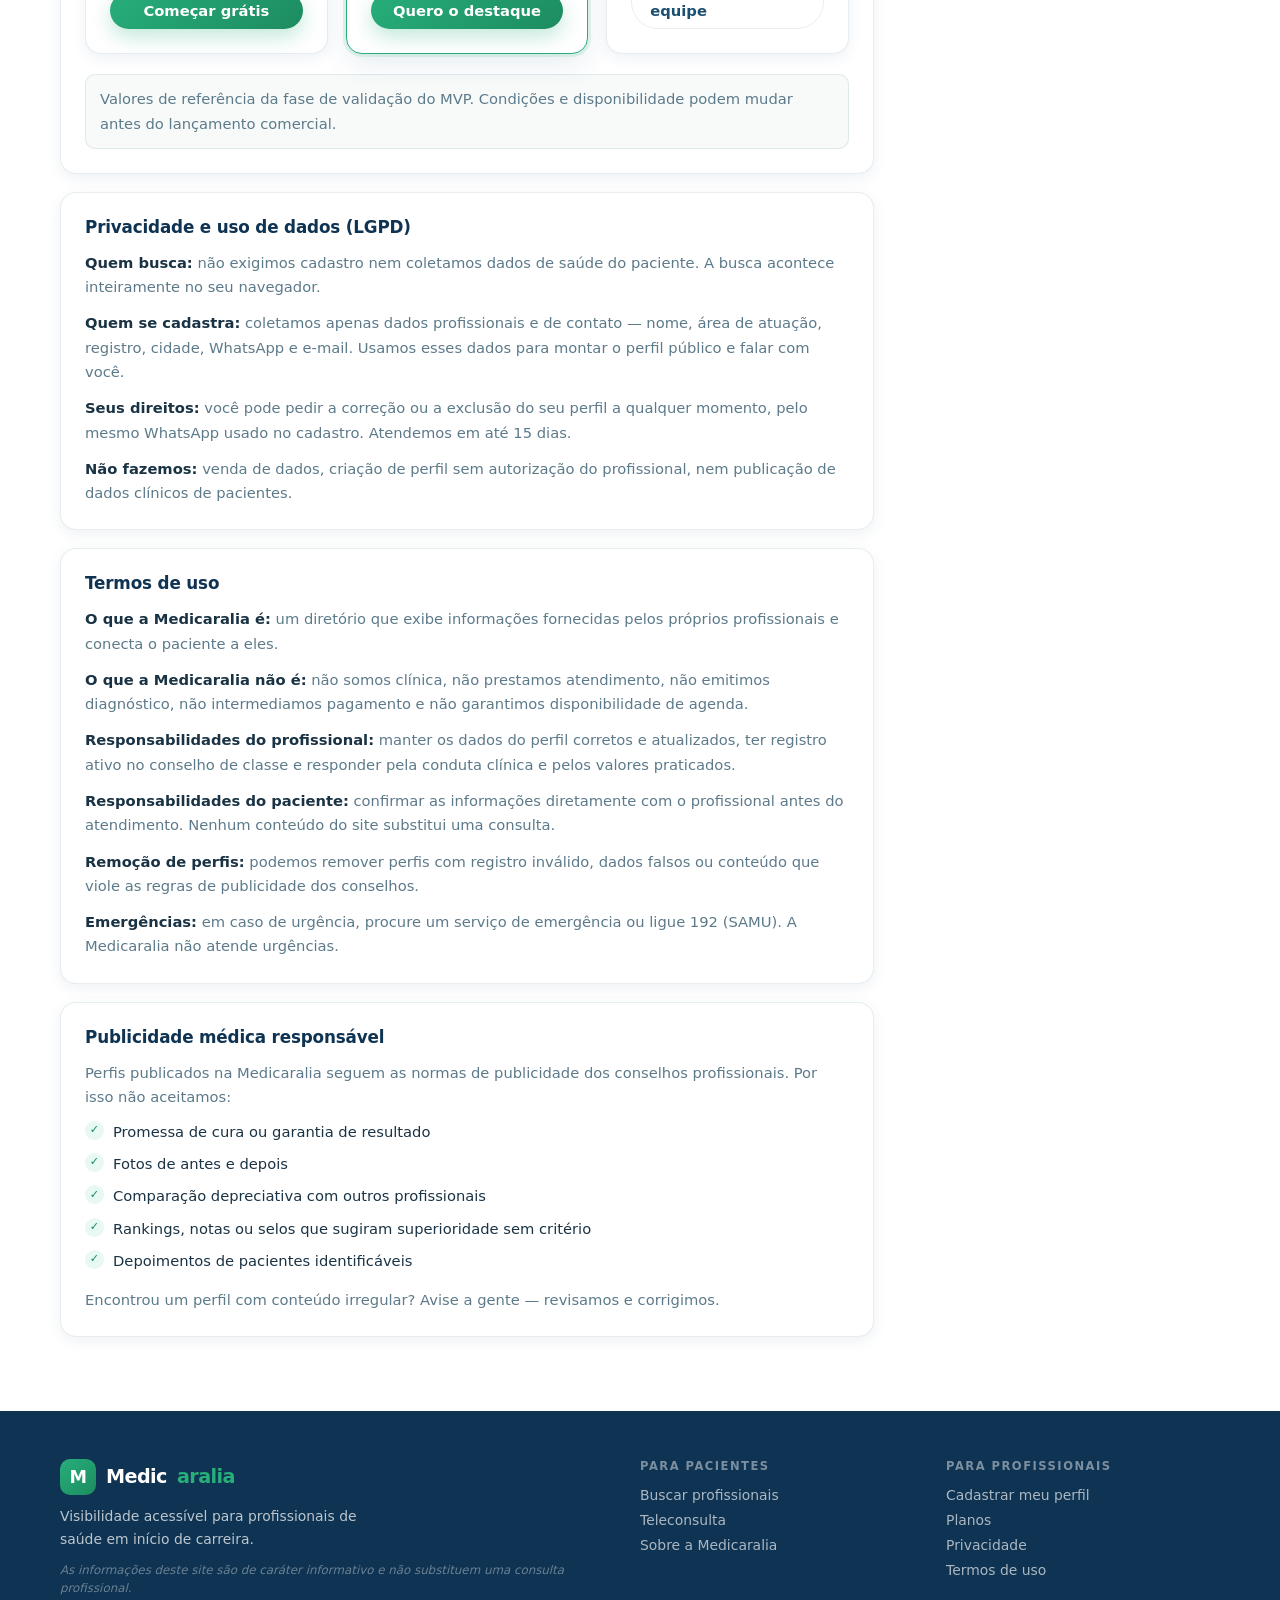
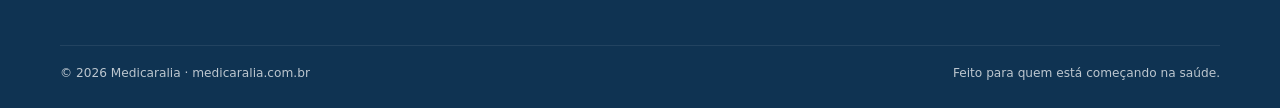
<file: site/sobre/index.html>
<!DOCTYPE html>
<html lang="pt-BR">
<head>
  <meta charset="UTF-8" />
  <meta name="viewport" content="width=device-width, initial-scale=1" />
  <title>Sobre a Medicaralia — planos, privacidade e como funciona</title>
  <meta name="description" content="Conheça a Medicaralia: plataforma acessível de visibilidade para profissionais de saúde em início de carreira. Planos, privacidade (LGPD) e como funciona." />
  <link rel="canonical" href="https://medicaralia.com.br/sobre/" />
  <link rel="stylesheet" href="../assets/mk.css" />
  <link rel="manifest" href="../site.webmanifest" />
  <meta name="theme-color" content="#1a4f72" />
</head>
<body>

<div class="mk-demo-bar" role="status">
  <div class="mk-wrap">
    <strong>Prévia do site.</strong> Os profissionais exibidos são fictícios, criados apenas para demonstrar o funcionamento. Nenhum é uma pessoa real e nenhum contato é válido.
  </div>
</div>

<header class="mk-header">
  <div class="mk-wrap">
    <div class="mk-header-inner">
      <a href="../" class="mk-logo" aria-label="Medicaralia — Página inicial">
        <div class="mk-logo-icon" aria-hidden="true">M</div>
        Medic<span class="mk-logo-accent">aralia</span>
      </a>
      <nav class="mk-nav" aria-label="Navegação principal">
        <a href="../" class="mk-nav-link">Início</a>
        <a href="../profissionais/" class="mk-nav-link">Profissionais</a>
        <a href="../sobre/" class="mk-nav-link" aria-current="page">Sobre</a>
      </nav>
      <a href="../cadastro/" class="mk-btn mk-btn-primary">Cadastre-se grátis</a>
    </div>
  </div>
</header>

<div class="mk-pagebar">
  <div class="mk-wrap">
    <nav class="mk-crumb" aria-label="Você está em">
      <a href="../">Início</a>
      <span aria-hidden="true">›</span>
      <span>Sobre</span>
    </nav>
    <h1>Visibilidade não deveria ser privilégio de quem já chegou</h1>
    <p>A Medicaralia nasceu de uma constatação simples: quem acabou de se formar ou de terminar a residência tem competência, mas não tem verba para as plataformas caras de divulgação. A gente resolve essa parte.</p>
  </div>
</div>

<main class="mk-wrap">
  <div class="mk-profile" style="grid-template-columns: minmax(0,1fr) 320px; padding-top:32px">

    <div>
      <div class="mk-card">
        <h2>O que a Medicaralia faz</h2>
        <p>Somos um diretório de profissionais de saúde. O paciente busca por especialidade, cidade e bairro, encontra o profissional, vê as informações do perfil e fala direto com ele pelo WhatsApp.</p>
        <p>Não intermediamos a consulta, não cobramos comissão por atendimento e não interferimos na conduta clínica. Nosso papel é dar visibilidade a quem está começando.</p>
      </div>

      <div class="mk-card">
        <h2>Como funciona para o paciente</h2>
        <ul class="mk-list-check">
          <li>Buscar por especialidade, cidade e bairro — de graça, sem cadastro</li>
          <li>Comparar perfis, serviços e valores informados pelo profissional</li>
          <li>Ver a região de atendimento no mapa</li>
          <li>Falar direto com o profissional, sem intermediários</li>
        </ul>
        <p style="margin-top:18px">
          <a class="mk-btn mk-btn-primary" href="../profissionais/">Buscar profissionais</a>
        </p>
      </div>

      <div class="mk-card">
        <h2>Como funciona para o profissional</h2>
        <ul class="mk-list-check">
          <li>Você envia seus dados pelo formulário de cadastro</li>
          <li>Conferimos se o registro profissional está ativo</li>
          <li>Montamos seu perfil e publicamos em até 48h</li>
          <li>Os contatos chegam direto no seu WhatsApp</li>
        </ul>
        <p style="margin-top:18px">
          <a class="mk-btn mk-btn-primary" href="../cadastro/">Cadastrar meu perfil</a>
        </p>
      </div>

      <div class="mk-card" id="planos" style="scroll-margin-top:90px">
        <h2>Planos</h2>
        <p>O plano gratuito é permanente para quem está começando. Os planos pagos existem para quem quer mais alcance — não para liberar o básico.</p>
        <div class="mk-planos" style="margin-top:20px">

          <div class="mk-plano">
            <span class="mk-plano-badge">Começando</span>
            <h3>Perfil Gratuito</h3>
            <div class="mk-plano-preco">R$ 0<small> /mês</small></div>
            <ul class="mk-list-check">
              <li>Perfil público completo</li>
              <li>Aparece na busca e no mapa</li>
              <li>Botão de WhatsApp</li>
              <li>Até 3 serviços listados</li>
            </ul>
            <a class="mk-btn mk-btn-primary" href="../cadastro/">Começar grátis</a>
          </div>

          <div class="mk-plano mk-plano--destaque">
            <span class="mk-plano-badge">Mais escolhido</span>
            <h3>Perfil Destaque</h3>
            <div class="mk-plano-preco">R$ 49<small> /mês</small></div>
            <ul class="mk-list-check">
              <li>Tudo do plano gratuito</li>
              <li>Prioridade nos resultados da sua região</li>
              <li>Serviços ilimitados no perfil</li>
              <li>Selo de perfil verificado</li>
            </ul>
            <a class="mk-btn mk-btn-primary" href="../cadastro/">Quero o destaque</a>
          </div>

          <div class="mk-plano">
            <span class="mk-plano-badge">Clínicas</span>
            <h3>Equipe</h3>
            <div class="mk-plano-preco">R$ 129<small> /mês</small></div>
            <ul class="mk-list-check">
              <li>Até 5 profissionais</li>
              <li>Página da clínica</li>
              <li>Relatório mensal de contatos</li>
              <li>Suporte prioritário</li>
            </ul>
            <a class="mk-btn mk-btn-ghost" href="../cadastro/">Falar com a equipe</a>
          </div>

        </div>
        <p class="mk-aviso" style="margin-top:20px">Valores de referência da fase de validação do MVP. Condições e disponibilidade podem mudar antes do lançamento comercial.</p>
      </div>

      <div class="mk-card" id="privacidade" style="scroll-margin-top:90px">
        <h2>Privacidade e uso de dados (LGPD)</h2>
        <p><strong style="color:var(--mk-text)">Quem busca:</strong> não exigimos cadastro nem coletamos dados de saúde do paciente. A busca acontece inteiramente no seu navegador.</p>
        <p><strong style="color:var(--mk-text)">Quem se cadastra:</strong> coletamos apenas dados profissionais e de contato — nome, área de atuação, registro, cidade, WhatsApp e e-mail. Usamos esses dados para montar o perfil público e falar com você.</p>
        <p><strong style="color:var(--mk-text)">Seus direitos:</strong> você pode pedir a correção ou a exclusão do seu perfil a qualquer momento, pelo mesmo WhatsApp usado no cadastro. Atendemos em até 15 dias.</p>
        <p><strong style="color:var(--mk-text)">Não fazemos:</strong> venda de dados, criação de perfil sem autorização do profissional, nem publicação de dados clínicos de pacientes.</p>
      </div>

      <div class="mk-card" id="termos" style="scroll-margin-top:90px">
        <h2>Termos de uso</h2>
        <p><strong style="color:var(--mk-text)">O que a Medicaralia é:</strong> um diretório que exibe informações fornecidas pelos próprios profissionais e conecta o paciente a eles.</p>
        <p><strong style="color:var(--mk-text)">O que a Medicaralia não é:</strong> não somos clínica, não prestamos atendimento, não emitimos diagnóstico, não intermediamos pagamento e não garantimos disponibilidade de agenda.</p>
        <p><strong style="color:var(--mk-text)">Responsabilidades do profissional:</strong> manter os dados do perfil corretos e atualizados, ter registro ativo no conselho de classe e responder pela conduta clínica e pelos valores praticados.</p>
        <p><strong style="color:var(--mk-text)">Responsabilidades do paciente:</strong> confirmar as informações diretamente com o profissional antes do atendimento. Nenhum conteúdo do site substitui uma consulta.</p>
        <p><strong style="color:var(--mk-text)">Remoção de perfis:</strong> podemos remover perfis com registro inválido, dados falsos ou conteúdo que viole as regras de publicidade dos conselhos.</p>
        <p><strong style="color:var(--mk-text)">Emergências:</strong> em caso de urgência, procure um serviço de emergência ou ligue 192 (SAMU). A Medicaralia não atende urgências.</p>
      </div>

      <div class="mk-card" id="publicidade" style="scroll-margin-top:90px">
        <h2>Publicidade médica responsável</h2>
        <p>Perfis publicados na Medicaralia seguem as normas de publicidade dos conselhos profissionais. Por isso não aceitamos:</p>
        <ul class="mk-list-check">
          <li>Promessa de cura ou garantia de resultado</li>
          <li>Fotos de antes e depois</li>
          <li>Comparação depreciativa com outros profissionais</li>
          <li>Rankings, notas ou selos que sugiram superioridade sem critério</li>
          <li>Depoimentos de pacientes identificáveis</li>
        </ul>
        <p style="margin-top:16px">Encontrou um perfil com conteúdo irregular? Avise a gente — revisamos e corrigimos.</p>
      </div>
    </div>

    <aside class="mk-aside-sticky">
      <div class="mk-card">
        <h2>Em números</h2>
        <dl class="mk-def">
          <div><dt>Profissionais</dt><dd id="s-prof">—</dd></div>
          <div><dt>Especialidades</dt><dd id="s-esp">—</dd></div>
          <div><dt>Cidades</dt><dd id="s-cid">—</dd></div>
        </dl>
        <p class="mk-aviso" style="margin-top:16px">Fase de validação: os perfis exibidos hoje são demonstrativos e serão substituídos por profissionais reais conforme os cadastros forem confirmados.</p>
      </div>
      <div class="mk-card">
        <h2>Fale com a gente</h2>
        <p>Dúvida sobre cadastro, correção de perfil ou parceria?</p>
        <div class="mk-aside-cta">
          <a class="mk-btn mk-btn-wa" id="contato-wa" href="#" target="_blank" rel="noopener">Falar no WhatsApp</a>
        </div>
      </div>
    </aside>

  </div>
</main>

<footer class="mk-footer" aria-label="Rodapé Medicaralia">
  <div class="mk-wrap">
    <div class="mk-footer-grid">
      <div>
        <div class="mk-footer-logo">
          <div class="mk-logo-icon" aria-hidden="true">M</div>
          Medic<span class="mk-logo-accent">aralia</span>
        </div>
        <p class="mk-footer-desc">Visibilidade acessível para profissionais de saúde em início de carreira.</p>
        <p class="mk-footer-aviso">As informações deste site são de caráter informativo e não substituem uma consulta profissional.</p>
      </div>
      <div class="mk-footer-col">
        <h4>Para pacientes</h4>
        <div class="mk-footer-links">
          <a href="../profissionais/">Buscar profissionais</a>
          <a href="../profissionais/?online=1">Teleconsulta</a>
          <a href="../sobre/">Sobre a Medicaralia</a>
        </div>
      </div>
      <div class="mk-footer-col">
        <h4>Para profissionais</h4>
        <div class="mk-footer-links">
          <a href="../cadastro/">Cadastrar meu perfil</a>
          <a href="../sobre/#planos">Planos</a>
          <a href="../sobre/#privacidade">Privacidade</a>
          <a href="../sobre/#termos">Termos de uso</a>
        </div>
      </div>
    </div>
    <div class="mk-footer-bottom">
      <span>&copy; <span data-mk-ano>2026</span> Medicaralia · medicaralia.com.br</span>
      <span>Feito para quem está começando na saúde.</span>
    </div>
  </div>
</footer>

<script src="../assets/mk.js"></script>
<script>
MK.carregarBase().then(function (base) {
  document.getElementById('s-prof').textContent = base.profissionais.length;
  document.getElementById('s-esp').textContent = base.especialidades.length;
  document.getElementById('s-cid').textContent = base.cidades.length;
});
document.getElementById('contato-wa').href = MK.whatsappURL(
  MK.config.whatsappPlataforma,
  'Olá, Medicaralia! Tenho uma dúvida sobre a plataforma.'
);
</script>

</body>
</html>
</file>
<file: site/assets/mk.css>
/* === Medicaralia — Design System ===
   Paleta: azul-médico (#1a4f72) + verde-saúde (#27ae7a)
*/
:root {
  --mk-primary:      #1a4f72;
  --mk-primary-dark: #0f3352;
  --mk-accent:       #27ae7a;
  --mk-accent-dark:  #1d8c60;
  --mk-accent-soft:  #e8f8f2;
  --mk-bg:           #f7faf9;
  --mk-bg-strong:    #e4f4ee;
  --mk-text:         #1a3344;
  --mk-muted:        #5c7a8a;
  --mk-line:         rgba(26,79,114,0.10);
  --mk-wa:           #25D366;
  --mk-radius-sm:    10px;
  --mk-radius-md:    16px;
  --mk-radius-lg:    22px;
  --mk-radius-xl:    32px;
  --mk-shadow-sm:    0 4px 14px rgba(26,79,114,0.08);
  --mk-shadow-md:    0 10px 28px rgba(26,79,114,0.10);
  --mk-shadow-lg:    0 20px 50px rgba(26,79,114,0.12);
}

*, *::before, *::after { box-sizing: border-box; }

body {
  margin: 0;
  font-family: system-ui, -apple-system, "Segoe UI", Roboto, Ubuntu, Arial, sans-serif;
  color: var(--mk-text);
  background: #fff;
  -webkit-font-smoothing: antialiased;
}

a { color: inherit; text-decoration: none; }
img { max-width: 100%; display: block; }

.mk-wrap { max-width: 1200px; margin: 0 auto; padding: 0 20px; }

/* === Botões === */
.mk-btn {
  display: inline-flex;
  align-items: center;
  justify-content: center;
  gap: 8px;
  border: none;
  border-radius: 999px;
  cursor: pointer;
  font-weight: 700;
  font-size: 0.92rem;
  text-decoration: none;
  transition: transform 0.15s, box-shadow 0.15s, filter 0.15s;
  font-family: inherit;
}
.mk-btn-primary {
  background: linear-gradient(135deg, var(--mk-accent), var(--mk-accent-dark));
  color: #fff;
  padding: 10px 22px;
  box-shadow: 0 8px 20px rgba(39,174,122,0.28);
}
.mk-btn-primary:hover { transform: translateY(-1px); filter: brightness(1.05); }
.mk-btn-ghost {
  background: transparent;
  color: var(--mk-primary);
  border: 1.5px solid var(--mk-line);
  padding: 9px 18px;
}
.mk-btn-ghost:hover { background: var(--mk-bg); border-color: rgba(39,174,122,.35); }
.mk-btn-wa {
  background: var(--mk-wa);
  color: #fff;
  padding: 10px 22px;
  box-shadow: 0 8px 20px rgba(37,211,102,0.25);
}
.mk-btn-wa:hover { transform: translateY(-1px); filter: brightness(1.05); }

/* === Header === */
.mk-header {
  position: sticky;
  top: 0;
  z-index: 50;
  background: rgba(255,255,255,0.96);
  backdrop-filter: blur(10px);
  border-bottom: 1px solid var(--mk-line);
}
.mk-header-inner {
  display: flex;
  align-items: center;
  justify-content: space-between;
  gap: 20px;
  padding: 12px 0;
}
.mk-logo {
  display: flex;
  align-items: center;
  gap: 10px;
  font-weight: 800;
  font-size: 1.3rem;
  color: var(--mk-primary);
  letter-spacing: -0.03em;
}
.mk-logo-icon {
  width: 36px;
  height: 36px;
  border-radius: 10px;
  background: linear-gradient(135deg, var(--mk-accent), var(--mk-primary));
  display: grid;
  place-items: center;
  color: #fff;
  font-weight: 900;
  font-size: 1.1rem;
}
.mk-logo-accent { color: var(--mk-accent); }
.mk-nav {
  display: flex;
  align-items: center;
  gap: 4px;
}
.mk-nav-link {
  padding: 7px 14px;
  border-radius: 999px;
  font-size: 0.92rem;
  color: var(--mk-muted);
  font-weight: 500;
  transition: color 0.15s, background 0.15s;
}
.mk-nav-link:hover { color: var(--mk-primary); background: var(--mk-bg); }
@media (max-width: 860px) { .mk-nav { display: none; } }

/* === Hero === */
.mk-hero {
  background: linear-gradient(160deg, #edfaf4 0%, #fff 55%);
  padding: 60px 0 52px;
}
.mk-hero-inner {
  display: grid;
  grid-template-columns: 1.1fr 0.9fr;
  gap: 48px;
  align-items: center;
}
.mk-hero-kicker {
  display: inline-flex;
  align-items: center;
  gap: 8px;
  padding: 6px 14px;
  border-radius: 999px;
  background: var(--mk-accent-soft);
  color: var(--mk-accent-dark);
  font-size: 0.73rem;
  font-weight: 800;
  letter-spacing: 0.13em;
  text-transform: uppercase;
  margin-bottom: 18px;
}
.mk-hero-kicker::before {
  content: "";
  width: 6px;
  height: 6px;
  border-radius: 999px;
  background: var(--mk-accent);
}
.mk-hero-title {
  font-size: clamp(2.1rem, 4vw, 3.2rem);
  line-height: 1.08;
  font-weight: 800;
  letter-spacing: -0.04em;
  color: var(--mk-primary-dark);
  margin: 0 0 16px;
}
.mk-hero-title em {
  font-style: normal;
  color: var(--mk-accent);
}
.mk-hero-sub {
  font-size: 1.05rem;
  color: var(--mk-muted);
  line-height: 1.65;
  max-width: 500px;
  margin: 0 0 28px;
}

/* Caixa de busca */
.mk-search-box {
  background: #fff;
  border-radius: var(--mk-radius-lg);
  box-shadow: var(--mk-shadow-md);
  padding: 20px 22px;
  border: 1px solid var(--mk-line);
}
.mk-search-label {
  font-size: 0.72rem;
  font-weight: 800;
  text-transform: uppercase;
  letter-spacing: 0.13em;
  color: var(--mk-muted);
  margin-bottom: 12px;
}
.mk-search-row {
  display: grid;
  grid-template-columns: 1fr 1fr auto;
  gap: 10px;
  align-items: end;
}
.mk-search-field label {
  display: block;
  font-size: 0.75rem;
  font-weight: 600;
  color: var(--mk-muted);
  margin-bottom: 5px;
}
.mk-search-field select,
.mk-search-field input {
  width: 100%;
  border: 1.5px solid var(--mk-line);
  border-radius: var(--mk-radius-sm);
  padding: 9px 12px;
  font-size: 0.93rem;
  color: var(--mk-text);
  background: var(--mk-bg);
  outline: none;
  transition: border-color 0.15s, background 0.15s;
  font-family: inherit;
  appearance: none;
  -webkit-appearance: none;
  background-image: url("data:image/svg+xml;utf8,<svg xmlns='http://www.w3.org/2000/svg' width='12' height='8' viewBox='0 0 12 8'><path fill='%235c7a8a' d='M1 1l5 5 5-5'/></svg>");
  background-repeat: no-repeat;
  background-position: right 10px center;
  padding-right: 28px;
}
.mk-search-field input {
  background-image: none;
  padding-right: 12px;
}
.mk-search-field select:focus,
.mk-search-field input:focus {
  border-color: var(--mk-accent);
  background-color: #fff;
  background-image: url("data:image/svg+xml;utf8,<svg xmlns='http://www.w3.org/2000/svg' width='12' height='8' viewBox='0 0 12 8'><path fill='%2327ae7a' d='M1 1l5 5 5-5'/></svg>");
}
.mk-search-hint {
  margin-top: 10px;
  font-size: 0.78rem;
  color: var(--mk-muted);
  display: flex;
  flex-wrap: wrap;
  gap: 6px;
  align-items: center;
}
.mk-search-hint a {
  color: var(--mk-accent-dark);
  font-weight: 600;
  text-decoration: underline;
  text-decoration-style: dotted;
  text-underline-offset: 2px;
  transition: color 0.12s;
}
.mk-search-hint a:hover { color: var(--mk-accent); }

/* Cards laterais de stats */
.mk-hero-aside { display: grid; gap: 14px; }
.mk-stat-card {
  background: #fff;
  border-radius: var(--mk-radius-md);
  border: 1.5px solid var(--mk-line);
  box-shadow: var(--mk-shadow-sm);
  padding: 16px 18px;
  display: flex;
  align-items: center;
  gap: 14px;
}
.mk-stat-icon {
  width: 44px;
  height: 44px;
  border-radius: 12px;
  background: var(--mk-accent-soft);
  display: grid;
  place-items: center;
  font-size: 1.3rem;
  flex: 0 0 44px;
}
.mk-stat-label { font-size: 0.78rem; color: var(--mk-muted); margin-bottom: 2px; }
.mk-stat-value { font-size: 1.15rem; font-weight: 800; color: var(--mk-primary-dark); }
.mk-hero-cta {
  display: flex;
  gap: 12px;
  flex-wrap: wrap;
  align-items: center;
  margin-top: 4px;
}
.mk-hero-cta-note { font-size: 0.78rem; color: var(--mk-muted); }

@media (max-width: 860px) {
  .mk-hero { padding: 36px 0 32px; }
  .mk-hero-inner { grid-template-columns: 1fr; gap: 28px; }
  .mk-search-row { grid-template-columns: 1fr 1fr; }
  .mk-search-row .mk-btn { grid-column: span 2; }
}
@media (max-width: 560px) {
  .mk-search-row { grid-template-columns: 1fr; }
  .mk-search-row .mk-btn { grid-column: unset; }
}

/* === Seções === */
.mk-section { padding: 56px 0; }
.mk-section--alt { background: var(--mk-bg); }
.mk-section-head { text-align: center; max-width: 640px; margin: 0 auto 40px; }
.mk-section-kicker {
  display: inline-block;
  font-size: 0.72rem;
  font-weight: 800;
  text-transform: uppercase;
  letter-spacing: 0.14em;
  color: var(--mk-accent-dark);
  margin-bottom: 8px;
}
.mk-section-title {
  font-size: clamp(1.6rem, 2.6vw, 2.2rem);
  font-weight: 800;
  letter-spacing: -0.03em;
  color: var(--mk-primary-dark);
  margin: 0 0 10px;
}
.mk-section-sub {
  font-size: 0.97rem;
  color: var(--mk-muted);
  line-height: 1.65;
  margin: 0;
}
.mk-text-center { text-align: center; }
.mk-mt-24 { margin-top: 24px; }
.mk-mt-32 { margin-top: 32px; }

/* === Grid de especialidades === */
.mk-esp-grid {
  display: grid;
  grid-template-columns: repeat(4, 1fr);
  gap: 14px;
}
.mk-esp-card {
  background: #fff;
  border: 1.5px solid var(--mk-line);
  border-radius: var(--mk-radius-md);
  padding: 20px 16px;
  text-align: center;
  text-decoration: none;
  color: var(--mk-text);
  display: flex;
  flex-direction: column;
  align-items: center;
  gap: 10px;
  transition: transform 0.18s, box-shadow 0.18s, border-color 0.18s;
}
.mk-esp-card:hover {
  transform: translateY(-3px);
  box-shadow: var(--mk-shadow-md);
  border-color: rgba(39,174,122,0.35);
}
.mk-esp-icon {
  width: 50px;
  height: 50px;
  border-radius: 14px;
  background: var(--mk-accent-soft);
  display: grid;
  place-items: center;
  font-size: 1.5rem;
}
.mk-esp-name { font-size: 0.88rem; font-weight: 700; color: var(--mk-primary-dark); }
.mk-esp-count { font-size: 0.72rem; color: var(--mk-muted); }

@media (max-width: 860px) { .mk-esp-grid { grid-template-columns: repeat(3, 1fr); } }
@media (max-width: 560px) { .mk-esp-grid { grid-template-columns: repeat(2, 1fr); } }

/* === Grid de profissionais === */
.mk-prof-grid {
  display: grid;
  grid-template-columns: repeat(3, 1fr);
  gap: 20px;
}
.mk-prof-card {
  background: #fff;
  border: 1.5px solid var(--mk-line);
  border-radius: var(--mk-radius-lg);
  padding: 20px;
  box-shadow: var(--mk-shadow-sm);
  display: flex;
  flex-direction: column;
  gap: 14px;
  transition: box-shadow 0.18s, transform 0.18s;
}
.mk-prof-card:hover { transform: translateY(-2px); box-shadow: var(--mk-shadow-md); }
.mk-prof-header { display: flex; align-items: flex-start; gap: 14px; }
.mk-prof-avatar {
  width: 52px;
  height: 52px;
  border-radius: 14px;
  background: linear-gradient(135deg, var(--mk-accent-soft), var(--mk-bg));
  border: 1.5px solid var(--mk-line);
  display: grid;
  place-items: center;
  font-size: 1.5rem;
  flex: 0 0 52px;
}
.mk-prof-name { font-size: 1rem; font-weight: 800; color: var(--mk-primary-dark); margin: 0 0 2px; }
.mk-prof-esp { font-size: 0.82rem; color: var(--mk-accent-dark); font-weight: 600; margin-bottom: 3px; }
.mk-prof-local { font-size: 0.78rem; color: var(--mk-muted); }
.mk-prof-tags { display: flex; flex-wrap: wrap; gap: 6px; }
.mk-tag {
  display: inline-block;
  padding: 4px 10px;
  border-radius: 999px;
  font-size: 0.72rem;
  font-weight: 700;
  background: var(--mk-bg);
  color: var(--mk-muted);
  border: 1px solid var(--mk-line);
}
.mk-tag--green {
  background: var(--mk-accent-soft);
  color: var(--mk-accent-dark);
  border-color: rgba(39,174,122,0.2);
}
.mk-prof-footer { margin-top: auto; display: flex; gap: 8px; }
.mk-prof-footer .mk-btn { flex: 1; font-size: 0.82rem; padding: 8px 14px; }

@media (max-width: 860px) { .mk-prof-grid { grid-template-columns: repeat(2, 1fr); } }
@media (max-width: 560px) { .mk-prof-grid { grid-template-columns: 1fr; } }

/* === Como funciona === */
.mk-steps-grid {
  display: grid;
  grid-template-columns: repeat(3, 1fr);
  gap: 20px;
}
.mk-step {
  text-align: center;
  padding: 28px 22px;
  background: #fff;
  border-radius: var(--mk-radius-md);
  border: 1.5px solid var(--mk-line);
}
.mk-step-num {
  width: 42px;
  height: 42px;
  border-radius: 50%;
  background: linear-gradient(135deg, var(--mk-accent), var(--mk-accent-dark));
  color: #fff;
  font-weight: 800;
  font-size: 1rem;
  display: grid;
  place-items: center;
  margin: 0 auto 14px;
}
.mk-step h3 { font-size: 1rem; font-weight: 800; color: var(--mk-primary-dark); margin: 0 0 8px; }
.mk-step p { font-size: 0.9rem; color: var(--mk-muted); line-height: 1.55; margin: 0; }
@media (max-width: 720px) { .mk-steps-grid { grid-template-columns: 1fr; } }

/* === Banner para profissionais === */
.mk-pro-banner {
  border-radius: var(--mk-radius-xl);
  background: linear-gradient(135deg, var(--mk-primary-dark) 0%, #1a4f72 100%);
  color: #fff;
  padding: 52px 48px;
  display: grid;
  grid-template-columns: 1.3fr 0.9fr;
  gap: 40px;
  align-items: center;
}
.mk-pro-kicker {
  display: inline-flex;
  align-items: center;
  gap: 8px;
  padding: 5px 12px;
  border-radius: 999px;
  background: rgba(39,174,122,0.20);
  color: #7fffd4;
  font-size: 0.70rem;
  font-weight: 800;
  letter-spacing: 0.12em;
  text-transform: uppercase;
  margin-bottom: 14px;
}
.mk-pro-banner h2 {
  font-size: clamp(1.5rem, 2.5vw, 2.1rem);
  font-weight: 800;
  line-height: 1.12;
  letter-spacing: -0.03em;
  margin: 0 0 12px;
}
.mk-pro-banner > div > p {
  font-size: 0.97rem;
  line-height: 1.65;
  color: rgba(255,255,255,0.82);
  margin: 0 0 20px;
}
.mk-pro-list {
  list-style: none;
  padding: 0;
  margin: 0 0 28px;
  display: grid;
  gap: 9px;
}
.mk-pro-list li {
  display: flex;
  align-items: flex-start;
  gap: 10px;
  font-size: 0.93rem;
  color: rgba(255,255,255,0.88);
  line-height: 1.4;
}
.mk-pro-list li::before {
  content: "✓";
  display: inline-flex;
  width: 20px;
  height: 20px;
  border-radius: 50%;
  background: rgba(39,174,122,0.30);
  color: #7fffd4;
  font-size: 0.72rem;
  font-weight: 800;
  align-items: center;
  justify-content: center;
  flex: 0 0 20px;
  margin-top: 1px;
}
.mk-pro-note {
  margin-top: 10px;
  font-size: 0.76rem;
  color: rgba(255,255,255,0.48);
}
.mk-pro-visual {
  background: rgba(255,255,255,0.07);
  border-radius: var(--mk-radius-lg);
  border: 1px solid rgba(255,255,255,0.12);
  padding: 24px 22px;
}
.mk-mini-profile { display: flex; align-items: center; gap: 14px; margin-bottom: 16px; }
.mk-mini-avatar {
  width: 50px;
  height: 50px;
  border-radius: 14px;
  background: rgba(255,255,255,0.14);
  display: grid;
  place-items: center;
  font-size: 1.5rem;
}
.mk-mini-name { font-weight: 800; font-size: 1rem; margin-bottom: 2px; }
.mk-mini-esp { font-size: 0.80rem; color: rgba(255,255,255,0.65); }
.mk-mini-tags { display: flex; flex-wrap: wrap; gap: 6px; }
.mk-mini-tag {
  padding: 4px 10px;
  border-radius: 999px;
  font-size: 0.70rem;
  font-weight: 700;
  background: rgba(255,255,255,0.10);
  color: rgba(255,255,255,0.80);
  border: 1px solid rgba(255,255,255,0.16);
}
.mk-mini-tag--green { background: rgba(39,174,122,0.25); color: #7fffd4; border-color: rgba(39,174,122,0.3); }
.mk-pro-visual-note {
  margin-top: 16px;
  padding-top: 14px;
  border-top: 1px solid rgba(255,255,255,0.10);
  font-size: 0.78rem;
  color: rgba(255,255,255,0.45);
}
@media (max-width: 860px) {
  .mk-pro-banner { grid-template-columns: 1fr; padding: 32px 24px; gap: 24px; }
}

/* === FAQ === */
.mk-faq { max-width: 720px; margin: 0 auto; }
.mk-faq-item { border-bottom: 1px solid var(--mk-line); }
.mk-faq-btn {
  display: flex;
  align-items: center;
  justify-content: space-between;
  gap: 16px;
  padding: 18px 0;
  cursor: pointer;
  font-weight: 700;
  font-size: 0.96rem;
  color: var(--mk-primary-dark);
  background: none;
  border: none;
  width: 100%;
  text-align: left;
  font-family: inherit;
  transition: color 0.15s;
}
.mk-faq-btn:hover { color: var(--mk-accent-dark); }
.mk-faq-icon {
  width: 24px;
  height: 24px;
  border-radius: 50%;
  background: var(--mk-accent-soft);
  color: var(--mk-accent-dark);
  font-size: 1.1rem;
  font-weight: 800;
  display: grid;
  place-items: center;
  flex: 0 0 24px;
  transition: transform 0.22s;
}
.mk-faq-item.is-open .mk-faq-icon { transform: rotate(45deg); }
.mk-faq-body {
  overflow: hidden;
  max-height: 0;
  transition: max-height 0.30s ease;
}
.mk-faq-item.is-open .mk-faq-body { max-height: 320px; }
.mk-faq-body-inner {
  padding: 0 0 18px;
  font-size: 0.92rem;
  color: var(--mk-muted);
  line-height: 1.65;
}

/* === Rodapé === */
.mk-footer {
  background: var(--mk-primary-dark);
  color: rgba(255,255,255,0.72);
  padding: 48px 0 28px;
}
.mk-footer-grid {
  display: grid;
  grid-template-columns: 2fr 1fr 1fr;
  gap: 32px;
  margin-bottom: 36px;
}
.mk-footer-logo {
  display: flex;
  align-items: center;
  gap: 10px;
  font-size: 1.2rem;
  font-weight: 800;
  color: #fff;
  letter-spacing: -0.03em;
  margin-bottom: 10px;
}
.mk-footer-logo .mk-logo-icon {
  background: linear-gradient(135deg, var(--mk-accent), var(--mk-accent-dark));
}
.mk-footer-desc {
  font-size: 0.87rem;
  line-height: 1.62;
  max-width: 340px;
  margin: 0 0 12px;
}
.mk-footer-aviso {
  font-size: 0.74rem;
  color: rgba(255,255,255,0.38);
  font-style: italic;
  line-height: 1.5;
}
.mk-footer-col h4 {
  font-size: 0.72rem;
  font-weight: 800;
  text-transform: uppercase;
  letter-spacing: 0.13em;
  color: rgba(255,255,255,0.45);
  margin: 0 0 14px;
}
.mk-footer-links { list-style: none; padding: 0; margin: 0; display: grid; gap: 9px; }
.mk-footer-links a {
  font-size: 0.87rem;
  color: rgba(255,255,255,0.65);
  transition: color 0.15s;
}
.mk-footer-links a:hover { color: var(--mk-accent); }
.mk-footer-bottom {
  border-top: 1px solid rgba(255,255,255,0.08);
  padding-top: 20px;
  display: flex;
  align-items: center;
  justify-content: space-between;
  gap: 10px;
  flex-wrap: wrap;
  font-size: 0.76rem;
}
@media (max-width: 720px) {
  .mk-footer-grid { grid-template-columns: 1fr; gap: 24px; }
  .mk-footer-bottom { flex-direction: column; align-items: flex-start; }
}

/* === WhatsApp FAB === */
.mk-wa-fab {
  position: fixed;
  bottom: 24px;
  right: 24px;
  z-index: 100;
  width: 56px;
  height: 56px;
  border-radius: 50%;
  background: var(--mk-wa);
  color: #fff;
  display: grid;
  place-items: center;
  box-shadow: 0 8px 24px rgba(37,211,102,0.4);
  text-decoration: none;
  transition: transform 0.18s, box-shadow 0.18s;
}
.mk-wa-fab:hover { transform: scale(1.08); box-shadow: 0 12px 32px rgba(37,211,102,0.5); }
.mk-wa-fab svg { width: 28px; height: 28px; }

/* =========================================================
   COMPONENTES DE PÁGINAS INTERNAS
   ========================================================= */

/* === Barra de página / breadcrumb === */
.mk-pagebar {
  background: linear-gradient(180deg, var(--mk-bg-strong) 0%, var(--mk-bg) 100%);
  border-bottom: 1px solid var(--mk-line);
  padding: 26px 0 22px;
}
.mk-crumb {
  display: flex; align-items: center; gap: 8px; flex-wrap: wrap;
  font-size: 0.78rem; color: var(--mk-muted); margin-bottom: 10px;
}
.mk-crumb a { color: var(--mk-primary); text-decoration: none; font-weight: 600; }
.mk-crumb a:hover { text-decoration: underline; }
.mk-crumb span[aria-hidden] { opacity: 0.5; }
.mk-pagebar h1 {
  margin: 0; font-size: clamp(1.5rem, 3.4vw, 2.15rem);
  line-height: 1.18; letter-spacing: -0.02em; color: var(--mk-primary-dark);
}
.mk-pagebar p { margin: 8px 0 0; color: var(--mk-muted); font-size: 0.95rem; max-width: 62ch; }

/* === Layout do diretório: filtros + lista + mapa === */
.mk-dir {
  display: grid;
  grid-template-columns: 232px minmax(0, 1fr) 330px;
  gap: 20px;
  align-items: start;
  padding: 28px 0 56px;
}
@media (max-width: 1240px) {
  .mk-dir { grid-template-columns: 224px minmax(0, 1fr); }
  .mk-dir-map { grid-column: 1 / -1; order: 3; }
}
@media (max-width: 820px) {
  .mk-dir { grid-template-columns: 1fr; gap: 16px; }
}

/* Filtros */
.mk-filters {
  background: #fff;
  border: 1px solid var(--mk-line);
  border-radius: var(--mk-radius-md);
  box-shadow: var(--mk-shadow-sm);
  padding: 18px;
  position: sticky;
  top: 84px;
}
@media (max-width: 820px) { .mk-filters { position: static; } }
.mk-filters h2 {
  margin: 0 0 14px; font-size: 0.95rem; color: var(--mk-primary-dark);
  display: flex; align-items: center; justify-content: space-between; gap: 8px;
}
.mk-filter-group { margin-bottom: 14px; }
.mk-filter-group label {
  display: block; font-size: 0.72rem; font-weight: 700; text-transform: uppercase;
  letter-spacing: 0.06em; color: var(--mk-muted); margin-bottom: 6px;
}
.mk-filter-group select,
.mk-filter-group input {
  width: 100%;
  padding: 10px 12px;
  border: 1px solid var(--mk-line);
  border-radius: var(--mk-radius-sm);
  background: var(--mk-bg);
  font: inherit;
  font-size: 0.9rem;
  color: var(--mk-text);
}
.mk-filter-group select:focus,
.mk-filter-group input:focus {
  outline: none; border-color: var(--mk-accent);
  box-shadow: 0 0 0 3px rgba(39,174,122,0.15);
}
.mk-filter-check {
  display: flex; align-items: center; gap: 8px;
  font-size: 0.85rem; color: var(--mk-text); cursor: pointer;
  padding: 6px 0;
}
.mk-filter-check input { width: auto; accent-color: var(--mk-accent); }
.mk-filter-reset {
  width: 100%; margin-top: 4px;
  background: none; border: 1px solid var(--mk-line);
  color: var(--mk-muted); font: inherit; font-size: 0.82rem; font-weight: 600;
  padding: 9px; border-radius: var(--mk-radius-sm); cursor: pointer;
  transition: all 0.16s;
}
.mk-filter-reset:hover { border-color: var(--mk-accent); color: var(--mk-accent-dark); background: var(--mk-accent-soft); }

/* Chips de filtro ativo */
.mk-chips { display: flex; flex-wrap: wrap; gap: 8px; margin-bottom: 16px; }
.mk-chip {
  display: inline-flex; align-items: center; gap: 6px;
  background: var(--mk-accent-soft); color: var(--mk-accent-dark);
  border: 1px solid rgba(39,174,122,0.25);
  border-radius: 999px; padding: 5px 10px 5px 12px;
  font-size: 0.78rem; font-weight: 600;
}
.mk-chip button {
  background: none; border: none; color: inherit; cursor: pointer;
  font-size: 0.95rem; line-height: 1; padding: 0 2px; opacity: 0.7;
}
.mk-chip button:hover { opacity: 1; }

/* Toolbar da lista */
.mk-dir-toolbar {
  display: flex; align-items: center; justify-content: space-between;
  gap: 12px; flex-wrap: wrap; margin-bottom: 16px;
}
.mk-dir-count { font-size: 0.88rem; color: var(--mk-muted); }
.mk-dir-count strong { color: var(--mk-primary-dark); font-size: 1rem; }
.mk-dir-sort {
  padding: 8px 12px; border: 1px solid var(--mk-line);
  border-radius: var(--mk-radius-sm); background: #fff;
  font: inherit; font-size: 0.84rem; color: var(--mk-text);
}

/* Lista de resultados */
.mk-dir-list { display: grid; gap: 14px; }

/* Card horizontal de profissional (resultado de busca) */
.mk-result {
  display: grid;
  grid-template-columns: 64px minmax(0, 1fr) 132px;
  gap: 14px;
  background: #fff;
  border: 1px solid var(--mk-line);
  border-radius: var(--mk-radius-md);
  box-shadow: var(--mk-shadow-sm);
  padding: 18px;
  transition: transform 0.18s, box-shadow 0.18s, border-color 0.18s;
}
.mk-result:hover {
  transform: translateY(-2px);
  box-shadow: var(--mk-shadow-md);
  border-color: rgba(39,174,122,0.35);
}
.mk-result.is-active { border-color: var(--mk-accent); box-shadow: 0 0 0 3px rgba(39,174,122,0.14), var(--mk-shadow-md); }
.mk-result-avatar {
  width: 64px; height: 64px; border-radius: 18px;
  background: linear-gradient(135deg, var(--mk-bg-strong), var(--mk-accent-soft));
  display: grid; place-items: center; font-size: 2rem;
  border: 1px solid var(--mk-line);
}
.mk-result-body { min-width: 0; }
.mk-result-name {
  margin: 0 0 3px; font-size: 1rem; font-weight: 700; letter-spacing: -0.01em;
  line-height: 1.3; text-wrap: balance;
}
.mk-result-name a { color: var(--mk-primary-dark); text-decoration: none; }
.mk-result-name a:hover { color: var(--mk-accent-dark); }
.mk-result-esp { color: var(--mk-accent-dark); font-weight: 600; font-size: 0.86rem; margin: 0 0 3px; }
.mk-result-registro { color: var(--mk-muted); font-size: 0.76rem; margin: 0 0 3px; }
.mk-result-local { color: var(--mk-muted); font-size: 0.81rem; margin: 0 0 8px; }
.mk-result-desc {
  color: var(--mk-muted); font-size: 0.85rem; line-height: 1.55; margin: 0 0 10px;
  display: -webkit-box; -webkit-line-clamp: 2; -webkit-box-orient: vertical; overflow: hidden;
}
.mk-result-side {
  display: flex; flex-direction: column; gap: 8px; justify-content: center;
}
.mk-result-side .mk-btn { width: 100%; justify-content: center; font-size: 0.8rem; padding: 9px 10px; white-space: nowrap; }
@media (max-width: 620px) {
  .mk-result { grid-template-columns: 60px minmax(0, 1fr); padding: 16px; }
  .mk-result-avatar { width: 60px; height: 60px; font-size: 1.6rem; border-radius: 16px; }
  .mk-result-side { grid-column: 1 / -1; flex-direction: row; min-width: 0; }
}

/* Tags compactas dentro do card de resultado */
.mk-result .mk-tag { font-size: 0.7rem; padding: 3px 8px; }

/* Estado vazio */
.mk-empty {
  text-align: center; padding: 48px 24px;
  background: #fff; border: 1px dashed var(--mk-line);
  border-radius: var(--mk-radius-md); color: var(--mk-muted);
}
.mk-empty-icon { font-size: 2.4rem; margin-bottom: 10px; }
.mk-empty h3 { margin: 0 0 6px; color: var(--mk-primary-dark); font-size: 1.05rem; }
.mk-empty p { margin: 0 0 16px; font-size: 0.9rem; }

/* === Mapa (base adaptada do padrão SoproLife) === */
.mk-dir-map { position: sticky; top: 84px; }
@media (max-width: 1100px) { .mk-dir-map { position: static; } }
.mk-map-card {
  background: #fff;
  border: 1px solid var(--mk-line);
  border-radius: var(--mk-radius-md);
  box-shadow: var(--mk-shadow-sm);
  overflow: hidden;
}
.mk-map-head {
  display: flex; align-items: center; justify-content: space-between;
  gap: 10px; padding: 14px 16px; border-bottom: 1px solid var(--mk-line);
}
.mk-map-head h2 { margin: 0; font-size: 0.92rem; color: var(--mk-primary-dark); }
.mk-map-head p { margin: 2px 0 0; font-size: 0.76rem; color: var(--mk-muted); }
.mk-map-canvas {
  height: 520px; width: 100%;
  background: var(--mk-bg-strong);
  display: grid; place-items: center;
  color: var(--mk-muted); font-size: 0.85rem;
}
@media (max-width: 1100px) { .mk-map-canvas { height: 380px; } }
.mk-map-canvas .leaflet-tile-pane,
.mk-map-modal-canvas .leaflet-tile-pane,
.mk-profile-map .leaflet-tile-pane { filter: saturate(0.78) contrast(1.03) brightness(1.02); }
.leaflet-container { font-family: inherit; background: var(--mk-bg-strong); }
.leaflet-control-attribution { font-size: 0.62rem; }
.mk-map-open {
  background: none; border: 1px solid var(--mk-line); color: var(--mk-primary);
  font: inherit; font-size: 0.78rem; font-weight: 700; cursor: pointer;
  padding: 7px 12px; border-radius: 999px; transition: all 0.16s;
}
.mk-map-open:hover { background: var(--mk-accent-soft); border-color: var(--mk-accent); color: var(--mk-accent-dark); }

/* Pin customizado */
.mk-map-pin {
  display: block; width: 20px; height: 20px; border-radius: 50%;
  background: var(--mk-accent); border: 3px solid #fff;
  box-shadow: 0 2px 8px rgba(26,79,114,0.35);
}
.mk-map-pin-wrap.is-active .mk-map-pin {
  background: var(--mk-primary); transform: scale(1.25);
}
.leaflet-popup-content-wrapper { border-radius: var(--mk-radius-sm); }
.leaflet-popup-content { margin: 12px 14px; font-family: inherit; }
.mk-map-pop-name { font-weight: 700; color: var(--mk-primary-dark); font-size: 0.9rem; }
.mk-map-pop-esp { color: var(--mk-accent-dark); font-size: 0.8rem; margin: 2px 0 6px; }
.mk-map-pop a { color: var(--mk-primary); font-size: 0.8rem; font-weight: 600; }

/* Modal do mapa */
.mk-map-modal {
  position: fixed; inset: 0; z-index: 200;
  display: none; align-items: center; justify-content: center; padding: 24px;
}
.mk-map-modal.is-open { display: flex; }
.mk-map-modal-backdrop { position: absolute; inset: 0; background: rgba(15,51,82,0.55); backdrop-filter: blur(2px); }
.mk-map-modal-box {
  position: relative; z-index: 1;
  width: min(1080px, 100%); height: min(80vh, 720px);
  background: #fff; border-radius: var(--mk-radius-lg);
  box-shadow: var(--mk-shadow-lg); overflow: hidden;
  display: flex; flex-direction: column;
}
.mk-map-modal-head {
  display: flex; align-items: center; justify-content: space-between;
  padding: 16px 20px; border-bottom: 1px solid var(--mk-line);
}
.mk-map-modal-head h2 { margin: 0; font-size: 1.05rem; color: var(--mk-primary-dark); }
.mk-map-close {
  background: none; border: none; font-size: 1.6rem; line-height: 1;
  color: var(--mk-muted); cursor: pointer; padding: 0 6px;
}
.mk-map-close:hover { color: var(--mk-primary); }
.mk-map-modal-canvas { flex: 1; min-height: 0; }

/* === Perfil do profissional === */
.mk-profile {
  display: grid; grid-template-columns: minmax(0, 1fr) 340px;
  gap: 26px; align-items: start; padding: 28px 0 56px;
}
@media (max-width: 940px) { .mk-profile { grid-template-columns: 1fr; } }
.mk-card {
  background: #fff; border: 1px solid var(--mk-line);
  border-radius: var(--mk-radius-md); box-shadow: var(--mk-shadow-sm);
  padding: 24px; margin-bottom: 18px;
}
.mk-card h2 {
  margin: 0 0 14px; font-size: 1.05rem; color: var(--mk-primary-dark);
  letter-spacing: -0.01em;
}
.mk-card p { margin: 0 0 12px; color: var(--mk-muted); line-height: 1.65; font-size: 0.92rem; }
.mk-card p:last-child { margin-bottom: 0; }
.mk-profile-head {
  display: grid; grid-template-columns: 104px minmax(0, 1fr); gap: 20px; align-items: center;
}
@media (max-width: 560px) { .mk-profile-head { grid-template-columns: 1fr; text-align: center; justify-items: center; } }
.mk-profile-avatar {
  width: 104px; height: 104px; border-radius: 28px;
  background: linear-gradient(135deg, var(--mk-bg-strong), var(--mk-accent-soft));
  display: grid; place-items: center; font-size: 2.8rem;
  border: 1px solid var(--mk-line);
}
.mk-profile-name { margin: 0 0 4px; font-size: 1.5rem; letter-spacing: -0.02em; color: var(--mk-primary-dark); }
.mk-profile-esp { margin: 0 0 6px; color: var(--mk-accent-dark); font-weight: 600; font-size: 0.98rem; }
.mk-profile-meta { display: flex; flex-wrap: wrap; gap: 8px 16px; color: var(--mk-muted); font-size: 0.85rem; }
.mk-list-check { list-style: none; margin: 0; padding: 0; display: grid; gap: 10px; }
.mk-list-check li {
  position: relative; padding-left: 28px; color: var(--mk-text); font-size: 0.92rem; line-height: 1.5;
}
.mk-list-check li::before {
  content: "✓"; position: absolute; left: 0; top: 0;
  width: 19px; height: 19px; border-radius: 50%;
  background: var(--mk-accent-soft); color: var(--mk-accent-dark);
  display: grid; place-items: center; font-size: 0.7rem; font-weight: 700;
}
.mk-def { display: grid; gap: 12px; margin: 0; }
.mk-def div { display: flex; justify-content: space-between; gap: 12px; align-items: baseline; }
.mk-def dt { color: var(--mk-muted); font-size: 0.82rem; }
.mk-def dd { margin: 0; font-weight: 600; font-size: 0.88rem; text-align: right; color: var(--mk-text); }
.mk-aside-sticky { position: sticky; top: 84px; }
@media (max-width: 940px) { .mk-aside-sticky { position: static; } }
.mk-aside-cta { display: grid; gap: 10px; }
.mk-aside-cta .mk-btn { width: 100%; justify-content: center; }
.mk-aviso {
  background: var(--mk-bg); border: 1px solid var(--mk-line);
  border-radius: var(--mk-radius-sm); padding: 12px 14px;
  font-size: 0.76rem; color: var(--mk-muted); line-height: 1.5;
}
.mk-profile-map { height: 240px; border-radius: var(--mk-radius-sm); overflow: hidden; background: var(--mk-bg-strong); }

/* === Formulário === */
.mk-form { display: grid; gap: 16px; }
.mk-form-row { display: grid; grid-template-columns: 1fr 1fr; gap: 16px; }
@media (max-width: 620px) { .mk-form-row { grid-template-columns: 1fr; } }
.mk-field label {
  display: block; font-size: 0.8rem; font-weight: 700; color: var(--mk-primary-dark);
  margin-bottom: 6px;
}
.mk-field label .mk-req { color: #c0392b; }
.mk-field input,
.mk-field select,
.mk-field textarea {
  width: 100%; padding: 11px 13px;
  border: 1px solid var(--mk-line); border-radius: var(--mk-radius-sm);
  background: var(--mk-bg); font: inherit; font-size: 0.92rem; color: var(--mk-text);
}
.mk-field textarea { min-height: 110px; resize: vertical; }
.mk-field input:focus, .mk-field select:focus, .mk-field textarea:focus {
  outline: none; border-color: var(--mk-accent); box-shadow: 0 0 0 3px rgba(39,174,122,0.15);
}
.mk-field-hint { font-size: 0.75rem; color: var(--mk-muted); margin-top: 5px; }
.mk-field-error { font-size: 0.75rem; color: #c0392b; margin-top: 5px; display: none; }
.mk-field.has-error input,
.mk-field.has-error select,
.mk-field.has-error textarea { border-color: #c0392b; background: #fdf3f2; }
.mk-field.has-error .mk-field-error { display: block; }
.mk-consent {
  display: flex; gap: 10px; align-items: flex-start;
  background: var(--mk-bg); border: 1px solid var(--mk-line);
  border-radius: var(--mk-radius-sm); padding: 14px;
  font-size: 0.8rem; color: var(--mk-muted); line-height: 1.55;
}
.mk-consent input { margin-top: 2px; accent-color: var(--mk-accent); }
.mk-consent a { color: var(--mk-primary); }
.mk-form-ok {
  display: none; background: var(--mk-accent-soft);
  border: 1px solid rgba(39,174,122,0.3); border-radius: var(--mk-radius-md);
  padding: 24px; text-align: center;
}
.mk-form-ok.is-visible { display: block; }
.mk-form-ok h2 { color: var(--mk-accent-dark); margin: 0 0 8px; }
.mk-form-ok p { color: var(--mk-text); margin: 0 0 16px; font-size: 0.92rem; }

/* === Planos === */
.mk-planos { display: grid; grid-template-columns: repeat(auto-fit, minmax(240px, 1fr)); gap: 18px; }
.mk-plano {
  background: #fff; border: 1px solid var(--mk-line);
  border-radius: var(--mk-radius-md); padding: 24px; box-shadow: var(--mk-shadow-sm);
  display: flex; flex-direction: column;
}
.mk-plano--destaque { border-color: var(--mk-accent); box-shadow: 0 0 0 3px rgba(39,174,122,0.12), var(--mk-shadow-md); }
.mk-plano-badge {
  align-self: flex-start; background: var(--mk-accent-soft); color: var(--mk-accent-dark);
  font-size: 0.68rem; font-weight: 700; text-transform: uppercase; letter-spacing: 0.06em;
  padding: 4px 10px; border-radius: 999px; margin-bottom: 12px;
}
.mk-plano h3 { margin: 0 0 4px; font-size: 1.1rem; color: var(--mk-primary-dark); }
.mk-plano-preco { font-size: 1.9rem; font-weight: 800; color: var(--mk-primary); letter-spacing: -0.02em; }
.mk-plano-preco small { font-size: 0.8rem; font-weight: 600; color: var(--mk-muted); }
.mk-plano ul { margin: 16px 0 20px; }
.mk-plano .mk-btn { margin-top: auto; width: 100%; justify-content: center; }

/* === Painel interno === */
.mk-panel-body { background: var(--mk-bg); min-height: 100vh; }
.mk-kpis { display: grid; grid-template-columns: repeat(auto-fit, minmax(180px, 1fr)); gap: 16px; margin-bottom: 24px; }
.mk-kpi {
  background: #fff; border: 1px solid var(--mk-line); border-radius: var(--mk-radius-md);
  padding: 18px; box-shadow: var(--mk-shadow-sm);
}
.mk-kpi-label { font-size: 0.72rem; font-weight: 700; text-transform: uppercase; letter-spacing: 0.06em; color: var(--mk-muted); }
.mk-kpi-value { font-size: 2rem; font-weight: 800; color: var(--mk-primary); letter-spacing: -0.03em; margin-top: 4px; }
.mk-kpi-sub { font-size: 0.76rem; color: var(--mk-muted); }
.mk-table-wrap { overflow-x: auto; border-radius: var(--mk-radius-md); border: 1px solid var(--mk-line); background: #fff; }
.mk-table { width: 100%; border-collapse: collapse; font-size: 0.86rem; min-width: 640px; }
.mk-table th {
  text-align: left; padding: 12px 14px; background: var(--mk-bg);
  font-size: 0.72rem; text-transform: uppercase; letter-spacing: 0.06em;
  color: var(--mk-muted); border-bottom: 1px solid var(--mk-line); white-space: nowrap;
}
.mk-table td { padding: 12px 14px; border-bottom: 1px solid var(--mk-line); vertical-align: middle; }
.mk-table tbody tr:last-child td { border-bottom: none; }
.mk-table tbody tr:hover { background: var(--mk-bg); }
.mk-badge {
  display: inline-block; padding: 3px 9px; border-radius: 999px;
  font-size: 0.7rem; font-weight: 700; letter-spacing: 0.02em;
}
.mk-badge--ok { background: var(--mk-accent-soft); color: var(--mk-accent-dark); }
.mk-badge--off { background: rgba(26,79,114,0.08); color: var(--mk-muted); }
.mk-panel-note {
  background: #fffbe8; border: 1px solid #f0dfa0; border-radius: var(--mk-radius-sm);
  padding: 12px 14px; font-size: 0.8rem; color: #7a6320; margin-bottom: 22px;
}

/* === Utilitários === */
.mk-visually-hidden {
  position: absolute; width: 1px; height: 1px; padding: 0; margin: -1px;
  overflow: hidden; clip: rect(0 0 0 0); white-space: nowrap; border: 0;
}
.mk-skeleton {
  background: linear-gradient(90deg, var(--mk-bg) 25%, var(--mk-bg-strong) 50%, var(--mk-bg) 75%);
  background-size: 200% 100%; animation: mk-shimmer 1.3s infinite;
  border-radius: var(--mk-radius-sm); height: 96px;
}
@keyframes mk-shimmer { 0% { background-position: 200% 0; } 100% { background-position: -200% 0; } }

/* === Faixa de prévia ===
   O site vai ao ar com perfis de demonstração. A faixa deixa isso explícito
   para qualquer visitante. Remover quando entrarem profissionais reais. */
.mk-demo-bar {
  background: #7a4b00;
  color: #fff;
  font-size: 0.78rem;
  line-height: 1.45;
  padding: 9px 0;
  text-align: center;
}
.mk-demo-bar strong { font-weight: 700; }
.mk-demo-bar .mk-wrap { display: block; }
@media (max-width: 620px) { .mk-demo-bar { font-size: 0.72rem; text-align: left; } }
</file>
